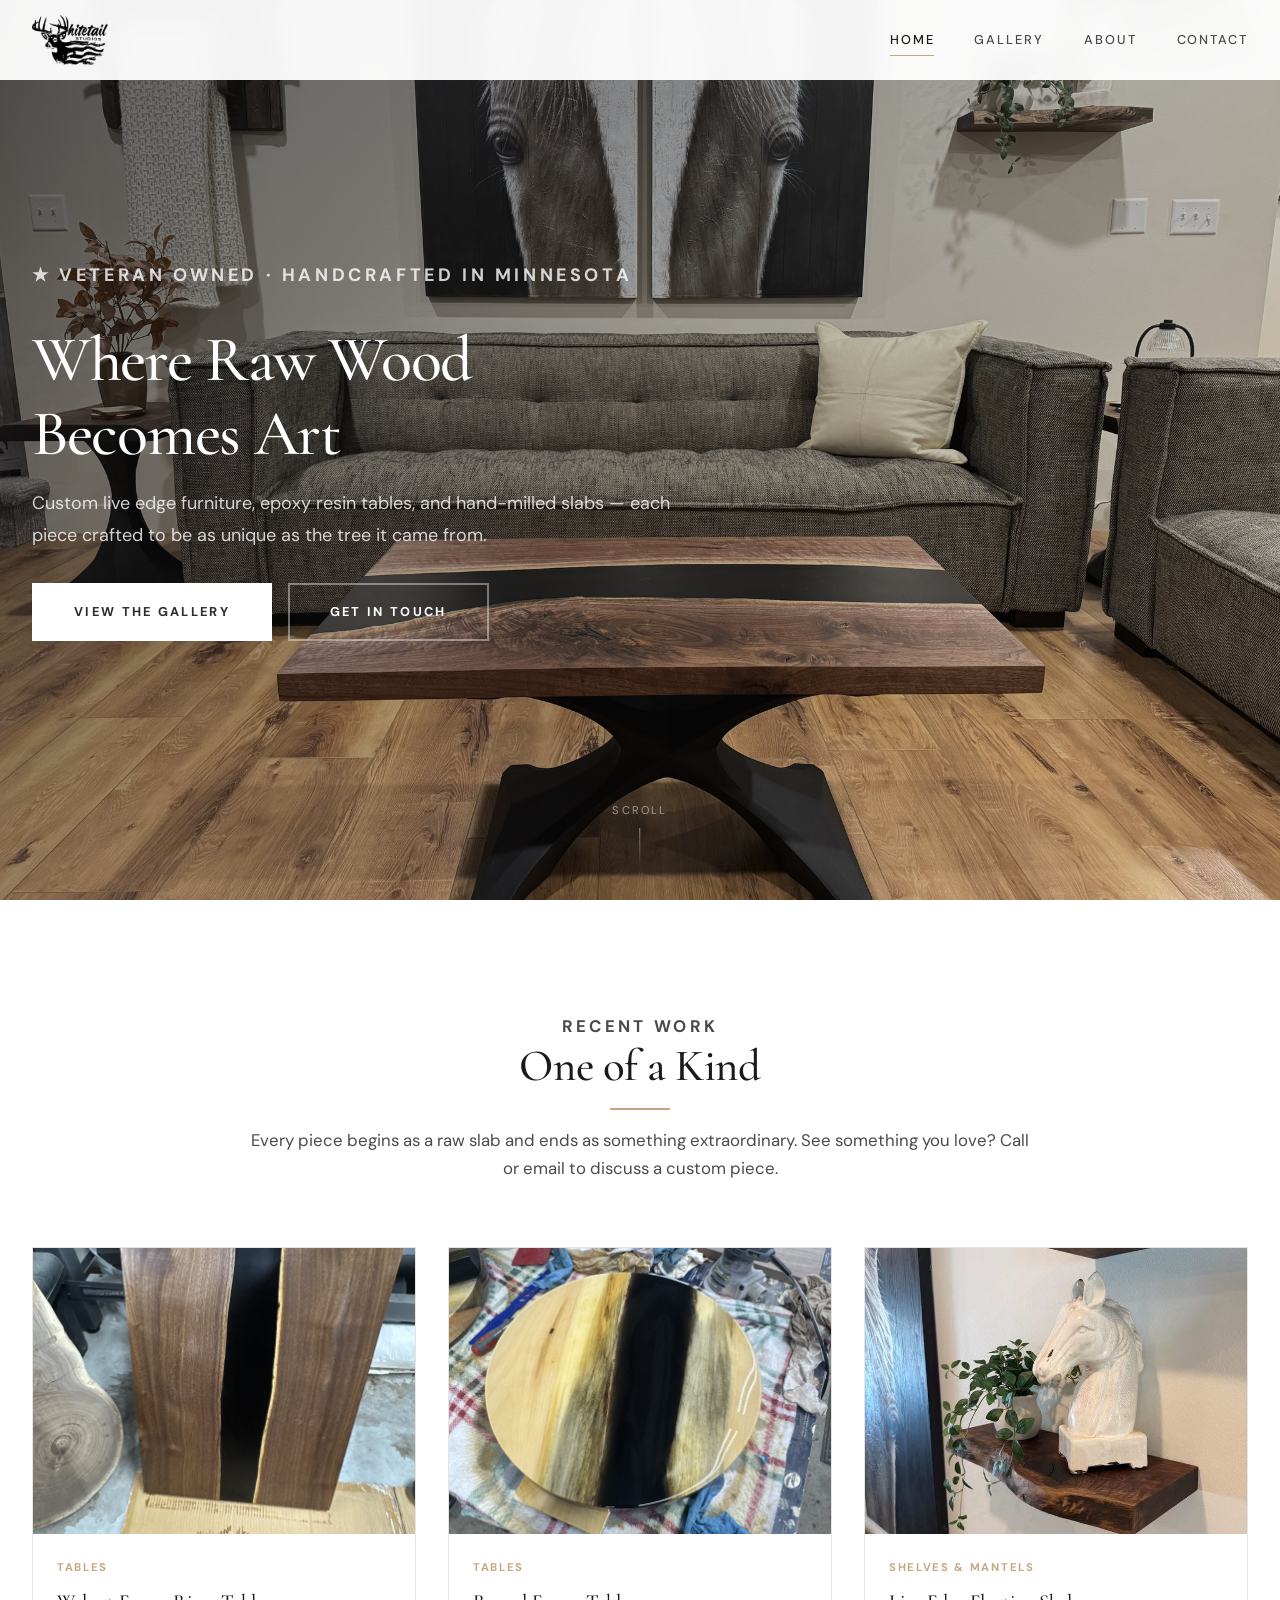
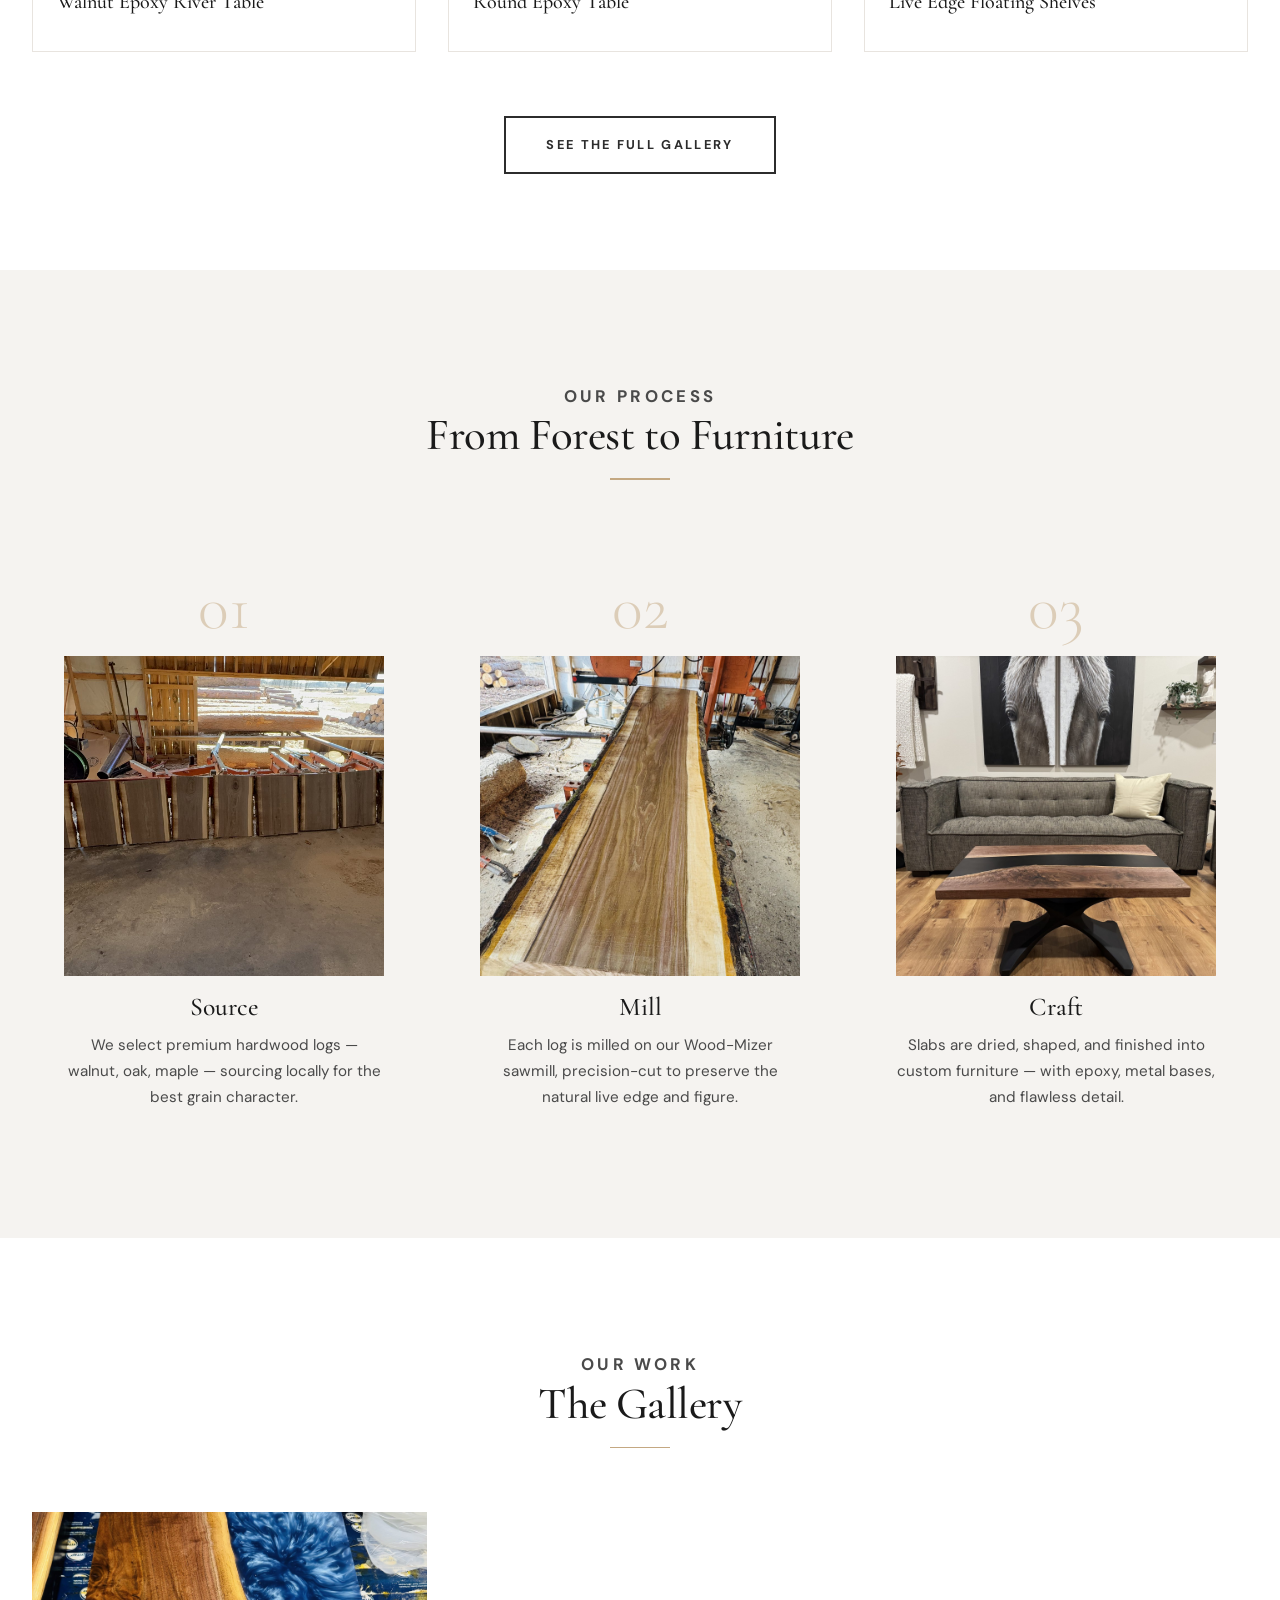
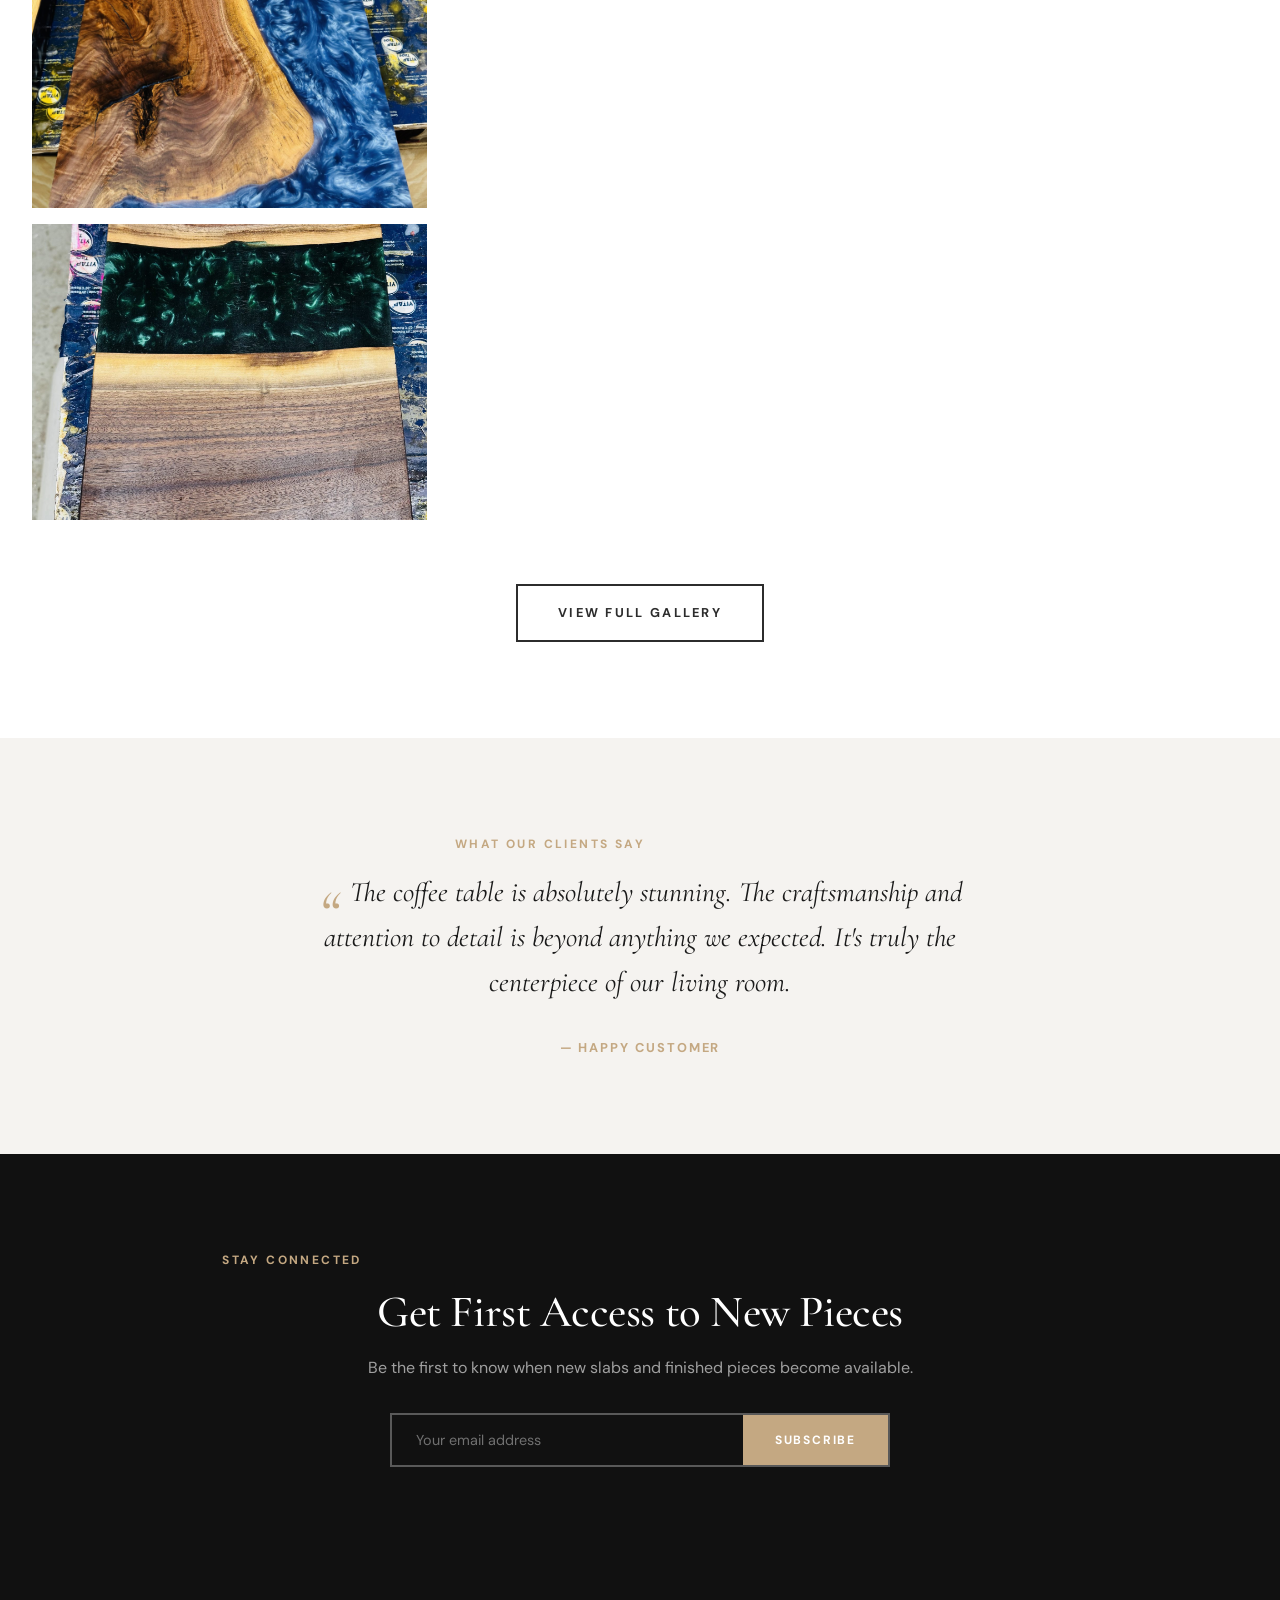
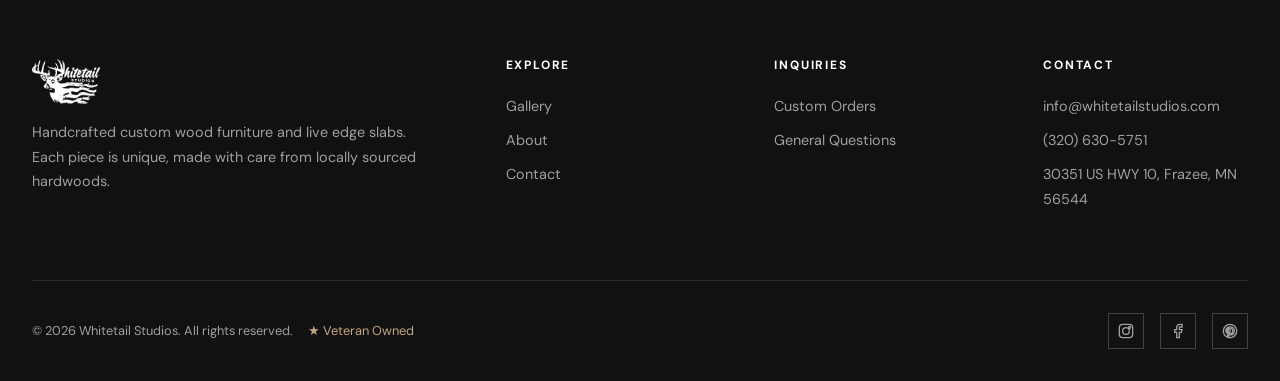
<file: mockups/index.html>
<!DOCTYPE html>
<html lang="en">
<head>
  <meta charset="UTF-8">
  <meta name="viewport" content="width=device-width, initial-scale=1.0">
  <title>Whitetail Studios — Custom Wood Furniture & Live Edge Slabs</title>
  <link rel="stylesheet" href="style.css">
</head>
<body>

  <!-- Header -->
  <header class="header">
    <div class="header__inner">
      <a href="index.html" class="header__logo">
        <img src="img/whitetail-studios-logo.png" alt="Whitetail Studios">
      </a>
      <nav class="header__nav">
        <a href="index.html" class="active">Home</a>
        <a href="gallery.html">Gallery</a>
        <a href="about.html">About</a>
        <a href="contact.html">Contact</a>
      </nav>
      <div class="nav-toggle">
        <span></span>
        <span></span>
        <span></span>
      </div>
    </div>
  </header>

  <!-- Hero -->
  <section class="hero">
    <div class="hero__image">
      <video autoplay muted loop playsinline poster="img/walnut-epoxy-coffee-table-living-room.jpg">
        <source src="img/whitetal studios.mp4" type="video/mp4">
        <img src="img/walnut-epoxy-coffee-table-living-room.jpg" alt="Walnut epoxy coffee table in a modern living room">
      </video>
    </div>
    <div class="container">
      <div class="hero__content">
        <p class="eyebrow">★ Veteran Owned · Handcrafted in Minnesota</p>
        <h1>Where Raw Wood Becomes Art</h1>
        <p>Custom live edge furniture, epoxy resin tables, and hand-milled slabs — each piece crafted to be as unique as the tree it came from.</p>
        <div class="hero__actions">
          <a href="gallery.html" class="btn btn--white">View the Gallery</a>
          <a href="contact.html" class="btn btn--outline" style="border-color: rgba(255,255,255,0.4); color: white;">Get in Touch</a>
        </div>
      </div>
    </div>
    <div class="hero__scroll">
      <span>Scroll</span>
      <div class="hero__scroll-line"></div>
    </div>
  </section>

  <!-- Recent Work -->
  <section class="section">
    <div class="container">
      <div class="section-header reveal">
        <p class="eyebrow">Recent Work</p>
        <h2>One of a Kind</h2>
        <div class="divider"></div>
        <p>Every piece begins as a raw slab and ends as something extraordinary. See something you love? Call or email to discuss a custom piece.</p>
      </div>
      <div class="product-grid">
        <a href="gallery.html" class="product-card reveal reveal-delay-1">
          <div class="product-card__image">
            <img src="img/walnut-epoxy-river-table-black-resin.jpg" alt="Walnut epoxy river table with black resin">
            <div class="product-card__overlay"><span>View Gallery</span></div>
          </div>
          <div class="product-card__info">
            <div class="product-card__category">Tables</div>
            <div class="product-card__title">Walnut Epoxy River Table</div>
          </div>
        </a>
        <a href="gallery.html" class="product-card reveal reveal-delay-2">
          <div class="product-card__image">
            <img src="img/round-wood-epoxy-table-black-resin.jpg" alt="Round wood epoxy table with black resin">
            <div class="product-card__overlay"><span>View Gallery</span></div>
          </div>
          <div class="product-card__info">
            <div class="product-card__category">Tables</div>
            <div class="product-card__title">Round Epoxy Table</div>
          </div>
        </a>
        <a href="gallery.html" class="product-card reveal reveal-delay-3">
          <div class="product-card__image">
            <img src="img/live-edge-floating-wall-shelves.jpg" alt="Live edge floating wall shelves">
            <div class="product-card__overlay"><span>View Gallery</span></div>
          </div>
          <div class="product-card__info">
            <div class="product-card__category">Shelves & Mantels</div>
            <div class="product-card__title">Live Edge Floating Shelves</div>
          </div>
        </a>
      </div>
      <div style="text-align: center; margin-top: var(--space-lg);" class="reveal">
        <a href="gallery.html" class="btn btn--outline">See the Full Gallery</a>
      </div>
    </div>
  </section>

  <!-- Our Process -->
  <section class="section section--alt">
    <div class="container">
      <div class="section-header reveal">
        <p class="eyebrow">Our Process</p>
        <h2>From Forest to Furniture</h2>
        <div class="divider"></div>
      </div>
      <div class="process-grid">
        <div class="process-step reveal reveal-delay-1">
          <div class="process-step__number">01</div>
          <div class="process-step__image">
            <img src="img/hardwood-slab-collection-barn.jpg" alt="Raw wood slab collection in barn">
          </div>
          <h3>Source</h3>
          <p>We select premium hardwood logs — walnut, oak, maple — sourcing locally for the best grain character.</p>
        </div>
        <div class="process-step reveal reveal-delay-2">
          <div class="process-step__number">02</div>
          <div class="process-step__image">
            <img src="img/large-walnut-slab-on-sawmill.jpg" alt="Walnut slab on Wood-Mizer sawmill">
          </div>
          <h3>Mill</h3>
          <p>Each log is milled on our Wood-Mizer sawmill, precision-cut to preserve the natural live edge and figure.</p>
        </div>
        <div class="process-step reveal reveal-delay-3">
          <div class="process-step__number">03</div>
          <div class="process-step__image">
            <img src="img/walnut-epoxy-coffee-table-living-room.jpg" alt="Finished walnut epoxy coffee table">
          </div>
          <h3>Craft</h3>
          <p>Slabs are dried, shaped, and finished into custom furniture — with epoxy, metal bases, and flawless detail.</p>
        </div>
      </div>
    </div>
  </section>

  <!-- Gallery Teaser -->
  <section class="section">
    <div class="container">
      <div class="section-header reveal">
        <p class="eyebrow">Our Work</p>
        <h2>The Gallery</h2>
        <div class="divider"></div>
      </div>
      <div class="gallery-grid--uniform reveal">
        <div class="gallery-item">
          <img src="img/gallery-29.jpg" alt="Blue epoxy river table" loading="lazy" decoding="async">
        </div>
        <div class="gallery-item">
          <img src="img/gallery-05.jpg" alt="Aromatic red cedar dining table" loading="lazy" decoding="async">
        </div>
        <div class="gallery-item">
          <img src="img/gallery-01.jpg" alt="Walnut charcuterie board with forged handles" loading="lazy" decoding="async">
        </div>
        <div class="gallery-item">
          <img src="img/gallery-10.jpg" alt="Serving board with green epoxy" loading="lazy" decoding="async">
        </div>
        <div class="gallery-item">
          <img src="img/gallery-36.jpg" alt="Round epoxy river table top" loading="lazy" decoding="async">
        </div>
        <div class="gallery-item">
          <img src="img/gallery-39.jpg" alt="Serving board with burgundy epoxy" loading="lazy" decoding="async">
        </div>
      </div>
      <div style="text-align: center; margin-top: var(--space-lg);" class="reveal">
        <a href="gallery.html" class="btn btn--outline">View Full Gallery</a>
      </div>
    </div>
  </section>

  <!-- Testimonial -->
  <section class="section section--alt">
    <div class="container">
      <div class="testimonial-slider reveal">
        <p class="eyebrow">What Our Clients Say</p>
        <div class="testimonial__quote">
          The coffee table is absolutely stunning. The craftsmanship and attention to detail is beyond anything we expected. It's truly the centerpiece of our living room.
        </div>
        <div class="testimonial__author">— Happy Customer</div>
      </div>
    </div>
  </section>

  <!-- Newsletter -->
  <section class="section section--dark">
    <div class="container">
      <div class="newsletter reveal">
        <p class="eyebrow">Stay Connected</p>
        <h2>Get First Access to New Pieces</h2>
        <p style="margin: var(--space-sm) auto 0; color: rgba(255,255,255,0.6);">Be the first to know when new slabs and finished pieces become available.</p>
        <form class="newsletter__form">
          <input type="email" placeholder="Your email address" required>
          <button type="submit">Subscribe</button>
        </form>
      </div>
    </div>
  </section>

  <!-- Footer -->
  <footer class="footer">
    <div class="container">
      <div class="footer__grid">
        <div class="footer__brand">
          <img src="img/whitetail-studios-logo.png" alt="Whitetail Studios">
          <p>Handcrafted custom wood furniture and live edge slabs. Each piece is unique, made with care from locally sourced hardwoods.</p>
        </div>
        <div>
          <h4>Explore</h4>
          <div class="footer__links">
            <a href="gallery.html">Gallery</a>
            <a href="about.html">About</a>
            <a href="contact.html">Contact</a>
          </div>
        </div>
        <div>
          <h4>Inquiries</h4>
          <div class="footer__links">
            <a href="contact.html">Custom Orders</a>
            <a href="contact.html">General Questions</a>
          </div>
        </div>
        <div>
          <h4>Contact</h4>
          <div class="footer__links">
            <a href="mailto:info@whitetailstudios.com">info@whitetailstudios.com</a>
            <a href="tel:+13206305751">(320) 630-5751</a>
            <p style="padding: 0.3rem 0; font-size: 0.9rem;">30351 US HWY 10, Frazee, MN 56544</p>
          </div>
        </div>
      </div>
      <div class="footer__bottom">
        <p>&copy; 2026 Whitetail Studios. All rights reserved. <span style="color: var(--muted-tan); margin-left: 0.75rem;">★ Veteran Owned</span></p>
        <div class="footer__social">
          <a href="#" aria-label="Instagram">
            <svg width="16" height="16" viewBox="0 0 24 24" fill="none" stroke="currentColor" stroke-width="2"><rect x="2" y="2" width="20" height="20" rx="5"/><circle cx="12" cy="12" r="5"/><circle cx="17.5" cy="6.5" r="1.5"/></svg>
          </a>
          <a href="#" aria-label="Facebook">
            <svg width="16" height="16" viewBox="0 0 24 24" fill="none" stroke="currentColor" stroke-width="2"><path d="M18 2h-3a5 5 0 0 0-5 5v3H7v4h3v8h4v-8h3l1-4h-4V7a1 1 0 0 1 1-1h3z"/></svg>
          </a>
          <a href="#" aria-label="Pinterest">
            <svg width="16" height="16" viewBox="0 0 24 24" fill="none" stroke="currentColor" stroke-width="2"><path d="M12 2C6.48 2 2 6.48 2 12c0 4.25 2.67 7.9 6.44 9.34-.09-.78-.17-1.99.04-2.84.18-.78 1.17-4.97 1.17-4.97s-.3-.6-.3-1.48c0-1.38.8-2.42 1.8-2.42.85 0 1.26.64 1.26 1.4 0 .85-.54 2.13-.82 3.31-.24.99.5 1.8 1.46 1.8 1.76 0 3.11-1.85 3.11-4.53 0-2.37-1.7-4.02-4.13-4.02-2.82 0-4.47 2.11-4.47 4.3 0 .85.33 1.76.74 2.26.08.1.09.19.07.29-.08.31-.25.99-.28 1.13-.05.18-.15.22-.34.13-1.25-.58-2.03-2.42-2.03-3.89 0-3.16 2.3-6.07 6.63-6.07 3.48 0 6.19 2.48 6.19 5.8 0 3.46-2.18 6.24-5.2 6.24-1.02 0-1.97-.53-2.3-1.15l-.62 2.38c-.23.87-.84 1.96-1.25 2.62.94.29 1.94.45 2.97.45 5.52 0 10-4.48 10-10S17.52 2 12 2z"/></svg>
          </a>
        </div>
      </div>
    </div>
  </footer>

  <script src="script.js"></script>
</body>
</html>
</file>
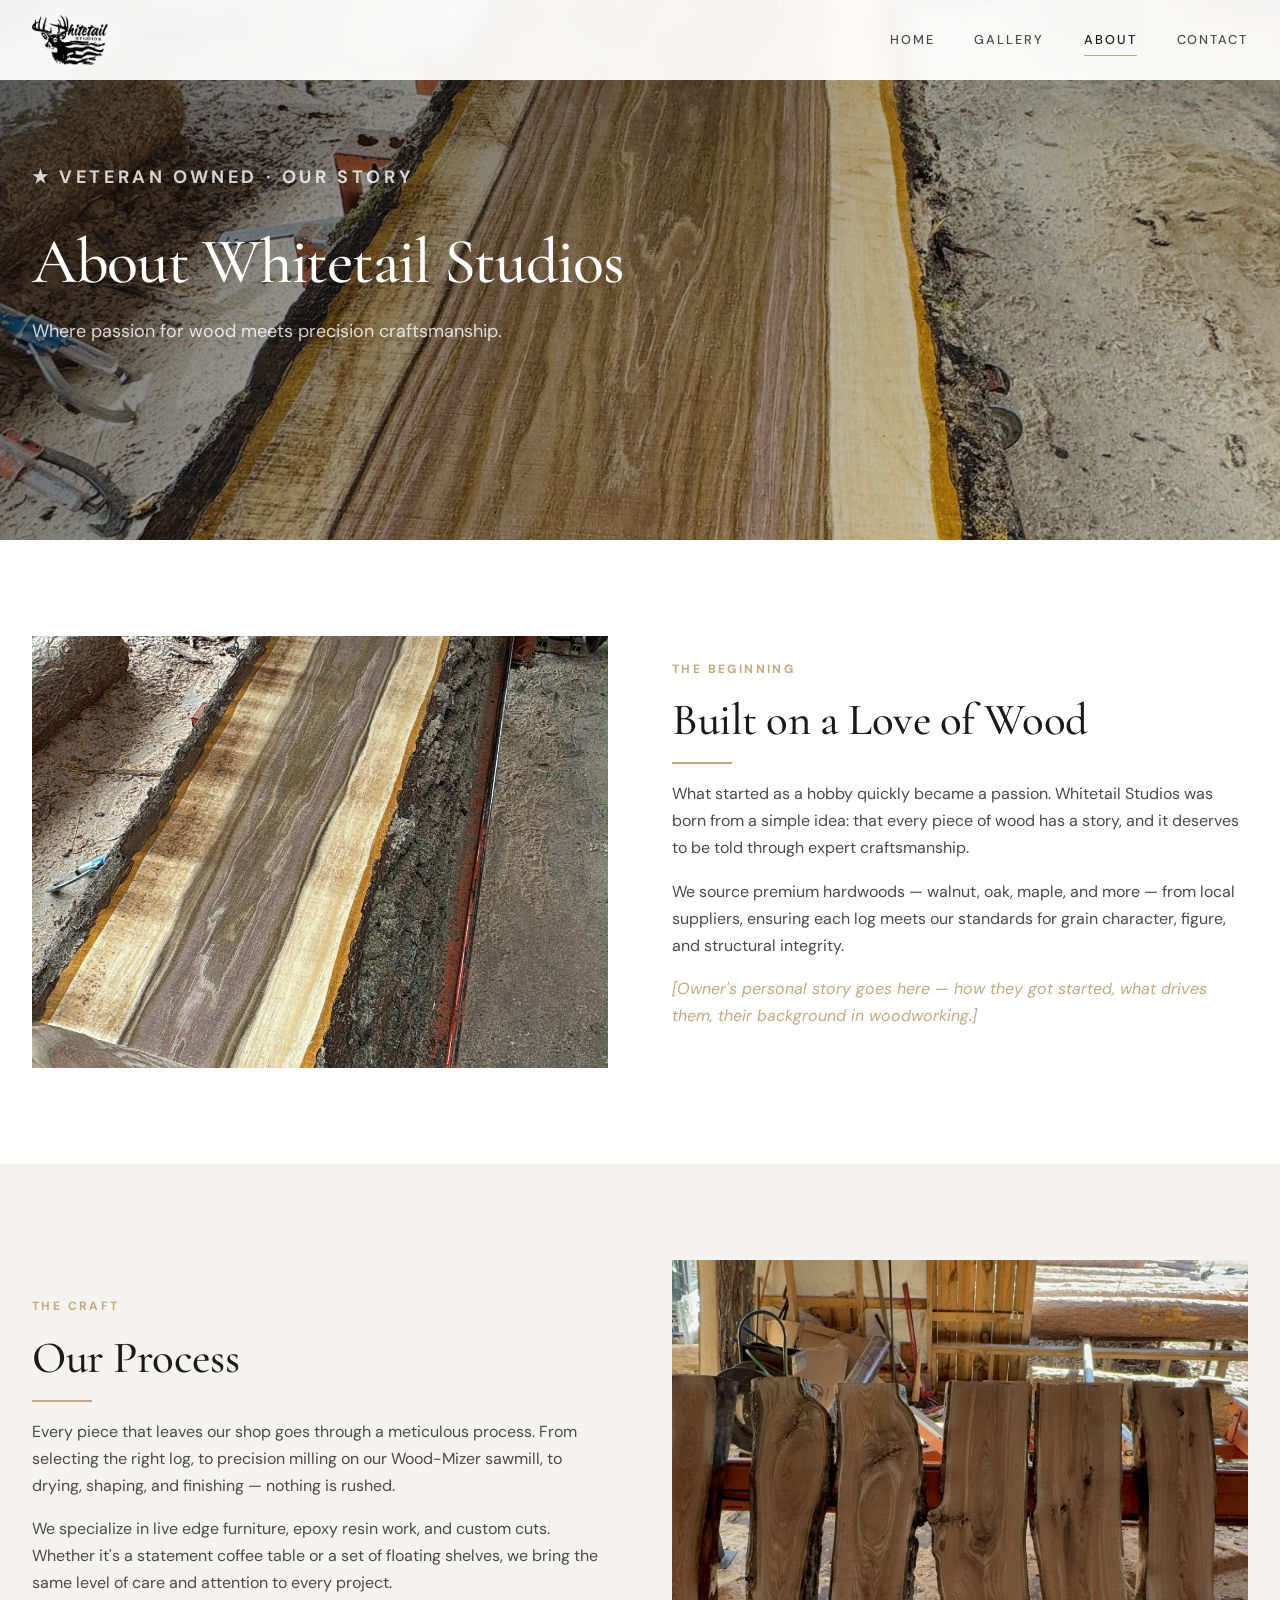
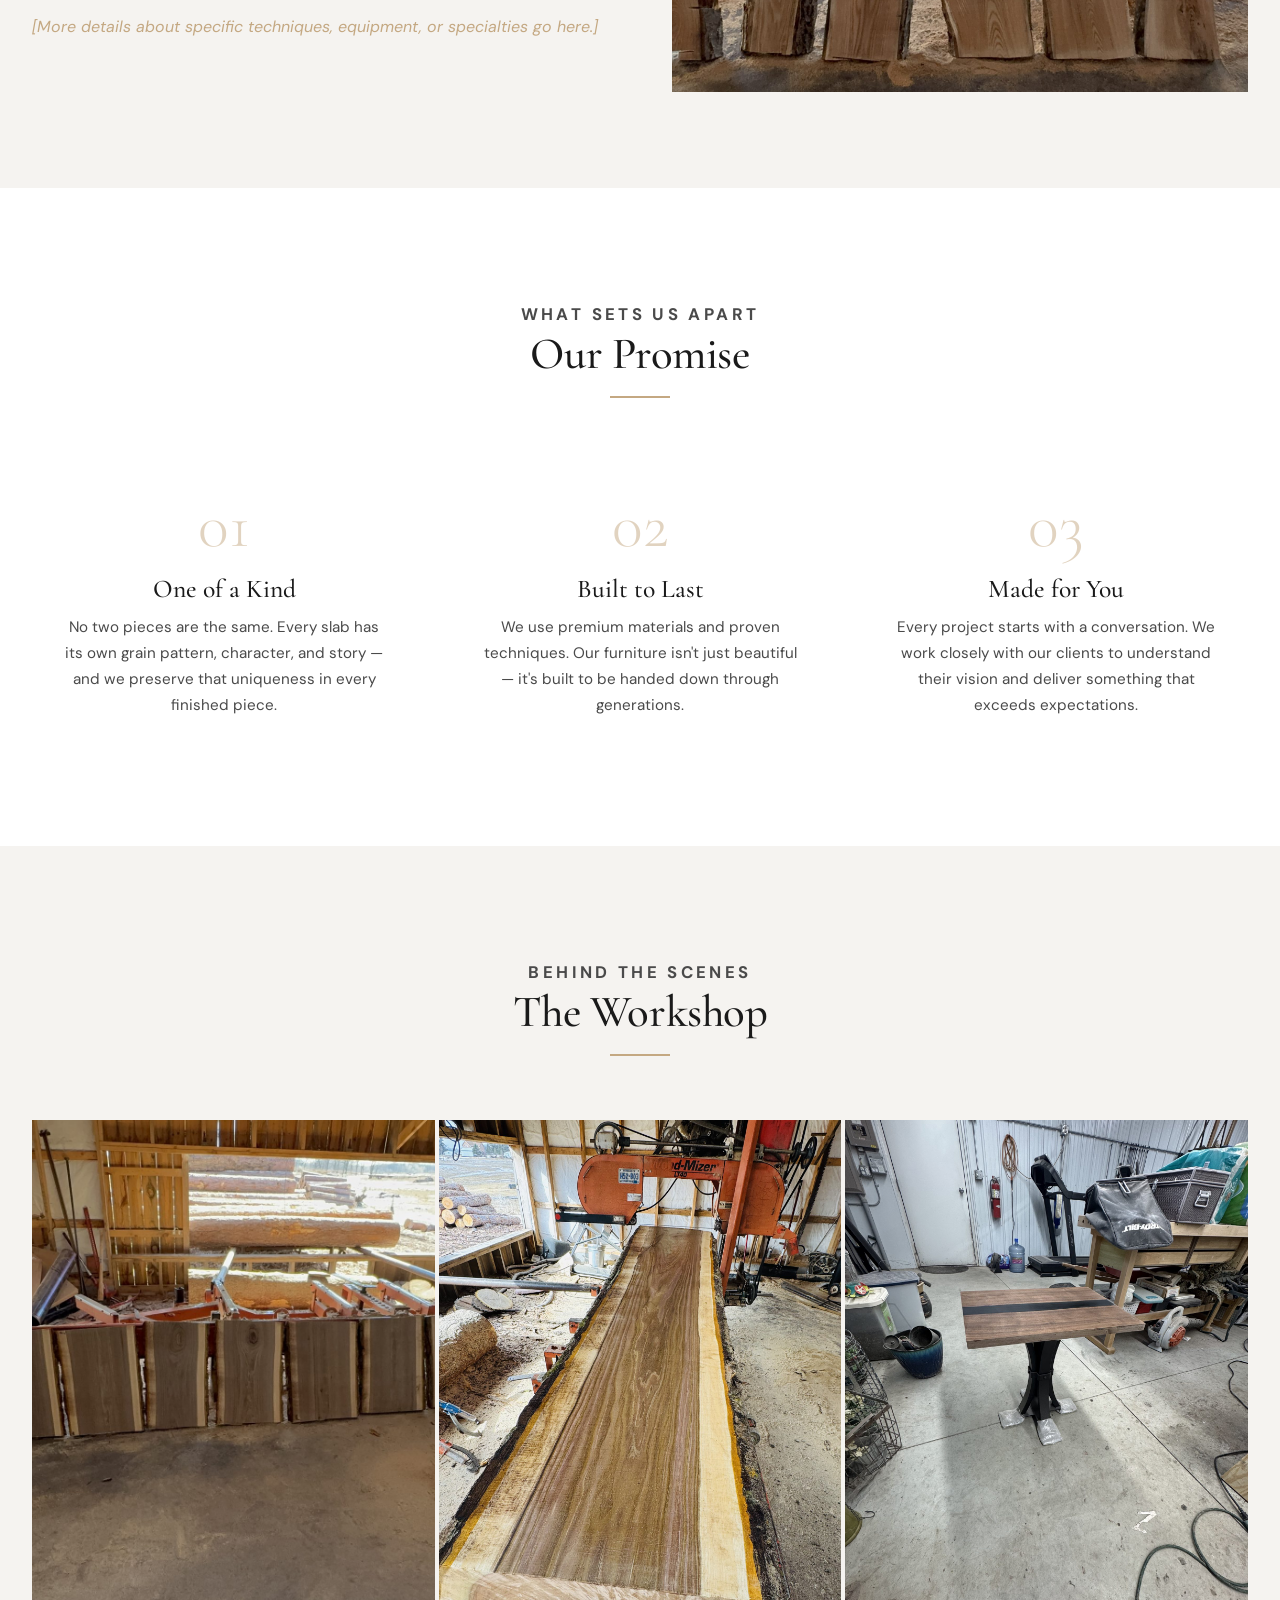
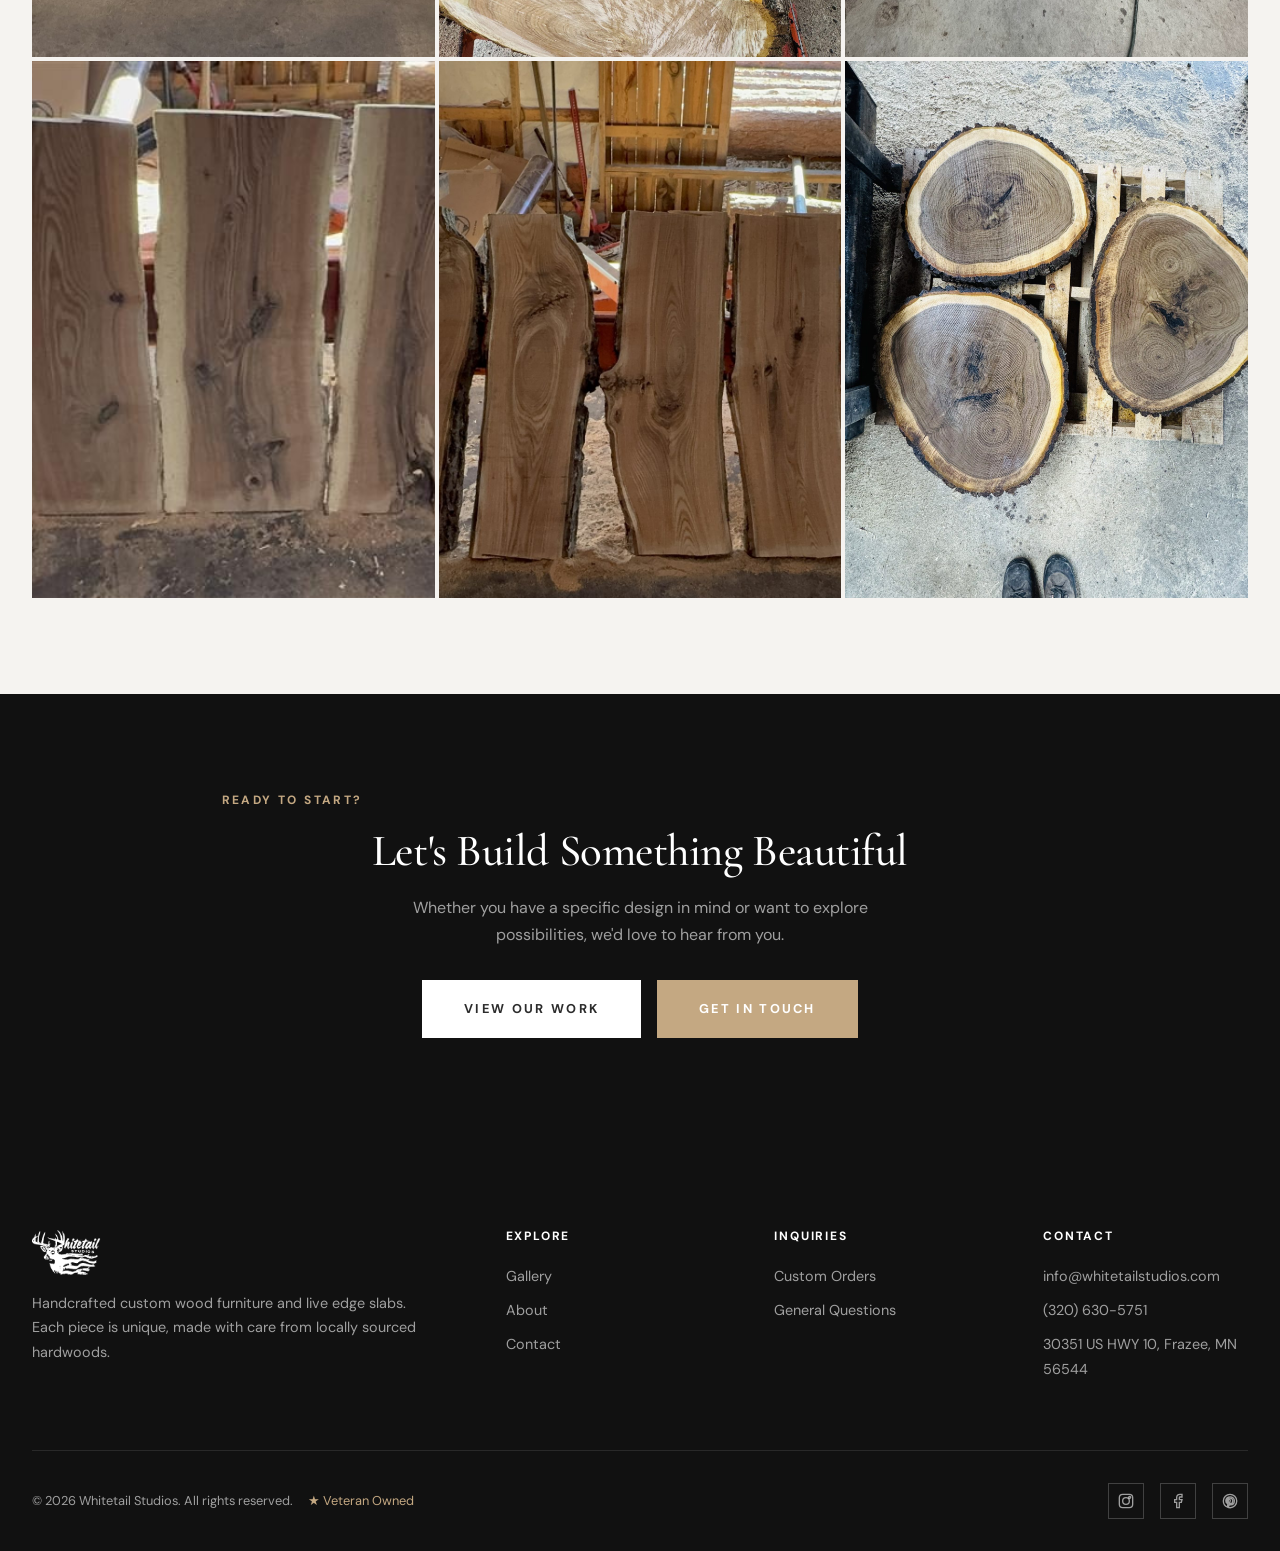
<file: mockups/about.html>
<!DOCTYPE html>
<html lang="en">
<head>
  <meta charset="UTF-8">
  <meta name="viewport" content="width=device-width, initial-scale=1.0">
  <title>About — Whitetail Studios</title>
  <link rel="stylesheet" href="style.css">
</head>
<body>

  <!-- Header -->
  <header class="header">
    <div class="header__inner">
      <a href="index.html" class="header__logo">
        <img src="img/whitetail-studios-logo.png" alt="Whitetail Studios">
      </a>
      <nav class="header__nav">
        <a href="index.html">Home</a>
        <a href="gallery.html">Gallery</a>
        <a href="about.html" class="active">About</a>
        <a href="contact.html">Contact</a>
      </nav>
      <div class="nav-toggle">
        <span></span>
        <span></span>
        <span></span>
      </div>
    </div>
  </header>

  <!-- Page Hero -->
  <section class="hero hero--short">
    <div class="hero__image">
      <img src="img/large-walnut-slab-on-sawmill.jpg" alt="Large walnut slab on Wood-Mizer sawmill">
    </div>
    <div class="container">
      <div class="hero__content">
        <p class="eyebrow">★ Veteran Owned · Our Story</p>
        <h1>About Whitetail Studios</h1>
        <p>Where passion for wood meets precision craftsmanship.</p>
      </div>
    </div>
  </section>

  <!-- Our Story -->
  <section class="section">
    <div class="container">
      <div class="about-content reveal">
        <div class="about-content__image">
          <img src="img/walnut-slab-fresh-cut-sawmill.jpg" alt="Fresh cut walnut slab on sawmill">
        </div>
        <div class="about-content__text">
          <p class="eyebrow">The Beginning</p>
          <h2>Built on a Love of Wood</h2>
          <div class="divider divider--left"></div>
          <p>What started as a hobby quickly became a passion. Whitetail Studios was born from a simple idea: that every piece of wood has a story, and it deserves to be told through expert craftsmanship.</p>
          <p>We source premium hardwoods — walnut, oak, maple, and more — from local suppliers, ensuring each log meets our standards for grain character, figure, and structural integrity.</p>
          <p style="font-style: italic; color: var(--muted-tan); margin-top: var(--space-sm);">[Owner's personal story goes here — how they got started, what drives them, their background in woodworking.]</p>
        </div>
      </div>
    </div>
  </section>

  <!-- Our Process -->
  <section class="section section--alt">
    <div class="container">
      <div class="about-content about-content--reverse reveal">
        <div class="about-content__image">
          <img src="img/raw-cut-hardwood-slabs-workshop.jpg" alt="Raw cut hardwood slabs in workshop">
        </div>
        <div class="about-content__text">
          <p class="eyebrow">The Craft</p>
          <h2>Our Process</h2>
          <div class="divider divider--left"></div>
          <p>Every piece that leaves our shop goes through a meticulous process. From selecting the right log, to precision milling on our Wood-Mizer sawmill, to drying, shaping, and finishing — nothing is rushed.</p>
          <p>We specialize in live edge furniture, epoxy resin work, and custom cuts. Whether it's a statement coffee table or a set of floating shelves, we bring the same level of care and attention to every project.</p>
          <p style="font-style: italic; color: var(--muted-tan); margin-top: var(--space-sm);">[More details about specific techniques, equipment, or specialties go here.]</p>
        </div>
      </div>
    </div>
  </section>

  <!-- Values / What Sets Us Apart -->
  <section class="section">
    <div class="container">
      <div class="section-header reveal">
        <p class="eyebrow">What Sets Us Apart</p>
        <h2>Our Promise</h2>
        <div class="divider"></div>
      </div>
      <div class="process-grid">
        <div class="process-step reveal reveal-delay-1">
          <div class="process-step__number">01</div>
          <h3>One of a Kind</h3>
          <p>No two pieces are the same. Every slab has its own grain pattern, character, and story — and we preserve that uniqueness in every finished piece.</p>
        </div>
        <div class="process-step reveal reveal-delay-2">
          <div class="process-step__number">02</div>
          <h3>Built to Last</h3>
          <p>We use premium materials and proven techniques. Our furniture isn't just beautiful — it's built to be handed down through generations.</p>
        </div>
        <div class="process-step reveal reveal-delay-3">
          <div class="process-step__number">03</div>
          <h3>Made for You</h3>
          <p>Every project starts with a conversation. We work closely with our clients to understand their vision and deliver something that exceeds expectations.</p>
        </div>
      </div>
    </div>
  </section>

  <!-- Workshop Gallery -->
  <section class="section section--alt">
    <div class="container">
      <div class="section-header reveal">
        <p class="eyebrow">Behind the Scenes</p>
        <h2>The Workshop</h2>
        <div class="divider"></div>
      </div>
      <div class="gallery-grid reveal">
        <div class="gallery-item">
          <img src="img/hardwood-slab-collection-barn.jpg" alt="Slab collection in barn">
        </div>
        <div class="gallery-item">
          <img src="img/large-walnut-slab-on-sawmill.jpg" alt="Sawmill in action">
        </div>
        <div class="gallery-item">
          <img src="img/walnut-epoxy-resin-coffee-table-workshop.jpg" alt="Coffee table in workshop">
        </div>
        <div class="gallery-item">
          <img src="img/live-edge-wood-slabs-lineup.jpg" alt="Slabs lineup">
        </div>
        <div class="gallery-item">
          <img src="img/raw-cut-hardwood-slabs-workshop.jpg" alt="Raw slabs">
        </div>
        <div class="gallery-item">
          <img src="img/wood-rounds-cross-cut-tabletops.jpg" alt="Wood rounds">
        </div>
      </div>
    </div>
  </section>

  <!-- CTA -->
  <section class="section section--dark">
    <div class="container" style="text-align: center;">
      <div class="reveal">
        <p class="eyebrow">Ready to Start?</p>
        <h2>Let's Build Something Beautiful</h2>
        <p style="margin: var(--space-sm) auto var(--space-md); color: rgba(255,255,255,0.6); max-width: 500px;">Whether you have a specific design in mind or want to explore possibilities, we'd love to hear from you.</p>
        <div style="display: flex; gap: 1rem; justify-content: center; flex-wrap: wrap;">
          <a href="gallery.html" class="btn btn--white">View Our Work</a>
          <a href="contact.html" class="btn btn--tan">Get in Touch</a>
        </div>
      </div>
    </div>
  </section>

  <!-- Footer -->
  <footer class="footer">
    <div class="container">
      <div class="footer__grid">
        <div class="footer__brand">
          <img src="img/whitetail-studios-logo.png" alt="Whitetail Studios">
          <p>Handcrafted custom wood furniture and live edge slabs. Each piece is unique, made with care from locally sourced hardwoods.</p>
        </div>
        <div>
          <h4>Explore</h4>
          <div class="footer__links">
            <a href="gallery.html">Gallery</a>
            <a href="about.html">About</a>
            <a href="contact.html">Contact</a>
          </div>
        </div>
        <div>
          <h4>Inquiries</h4>
          <div class="footer__links">
            <a href="contact.html">Custom Orders</a>
            <a href="contact.html">General Questions</a>
          </div>
        </div>
        <div>
          <h4>Contact</h4>
          <div class="footer__links">
            <a href="mailto:info@whitetailstudios.com">info@whitetailstudios.com</a>
            <a href="tel:+13206305751">(320) 630-5751</a>
            <p style="padding: 0.3rem 0; font-size: 0.9rem;">30351 US HWY 10, Frazee, MN 56544</p>
          </div>
        </div>
      </div>
      <div class="footer__bottom">
        <p>&copy; 2026 Whitetail Studios. All rights reserved. <span style="color: var(--muted-tan); margin-left: 0.75rem;">★ Veteran Owned</span></p>
        <div class="footer__social">
          <a href="#" aria-label="Instagram">
            <svg width="16" height="16" viewBox="0 0 24 24" fill="none" stroke="currentColor" stroke-width="2"><rect x="2" y="2" width="20" height="20" rx="5"/><circle cx="12" cy="12" r="5"/><circle cx="17.5" cy="6.5" r="1.5"/></svg>
          </a>
          <a href="#" aria-label="Facebook">
            <svg width="16" height="16" viewBox="0 0 24 24" fill="none" stroke="currentColor" stroke-width="2"><path d="M18 2h-3a5 5 0 0 0-5 5v3H7v4h3v8h4v-8h3l1-4h-4V7a1 1 0 0 1 1-1h3z"/></svg>
          </a>
          <a href="#" aria-label="Pinterest">
            <svg width="16" height="16" viewBox="0 0 24 24" fill="none" stroke="currentColor" stroke-width="2"><path d="M12 2C6.48 2 2 6.48 2 12c0 4.25 2.67 7.9 6.44 9.34-.09-.78-.17-1.99.04-2.84.18-.78 1.17-4.97 1.17-4.97s-.3-.6-.3-1.48c0-1.38.8-2.42 1.8-2.42.85 0 1.26.64 1.26 1.4 0 .85-.54 2.13-.82 3.31-.24.99.5 1.8 1.46 1.8 1.76 0 3.11-1.85 3.11-4.53 0-2.37-1.7-4.02-4.13-4.02-2.82 0-4.47 2.11-4.47 4.3 0 .85.33 1.76.74 2.26.08.1.09.19.07.29-.08.31-.25.99-.28 1.13-.05.18-.15.22-.34.13-1.25-.58-2.03-2.42-2.03-3.89 0-3.16 2.3-6.07 6.63-6.07 3.48 0 6.19 2.48 6.19 5.8 0 3.46-2.18 6.24-5.2 6.24-1.02 0-1.97-.53-2.3-1.15l-.62 2.38c-.23.87-.84 1.96-1.25 2.62.94.29 1.94.45 2.97.45 5.52 0 10-4.48 10-10S17.52 2 12 2z"/></svg>
          </a>
        </div>
      </div>
    </div>
  </footer>

  <script src="script.js"></script>
</body>
</html>
</file>
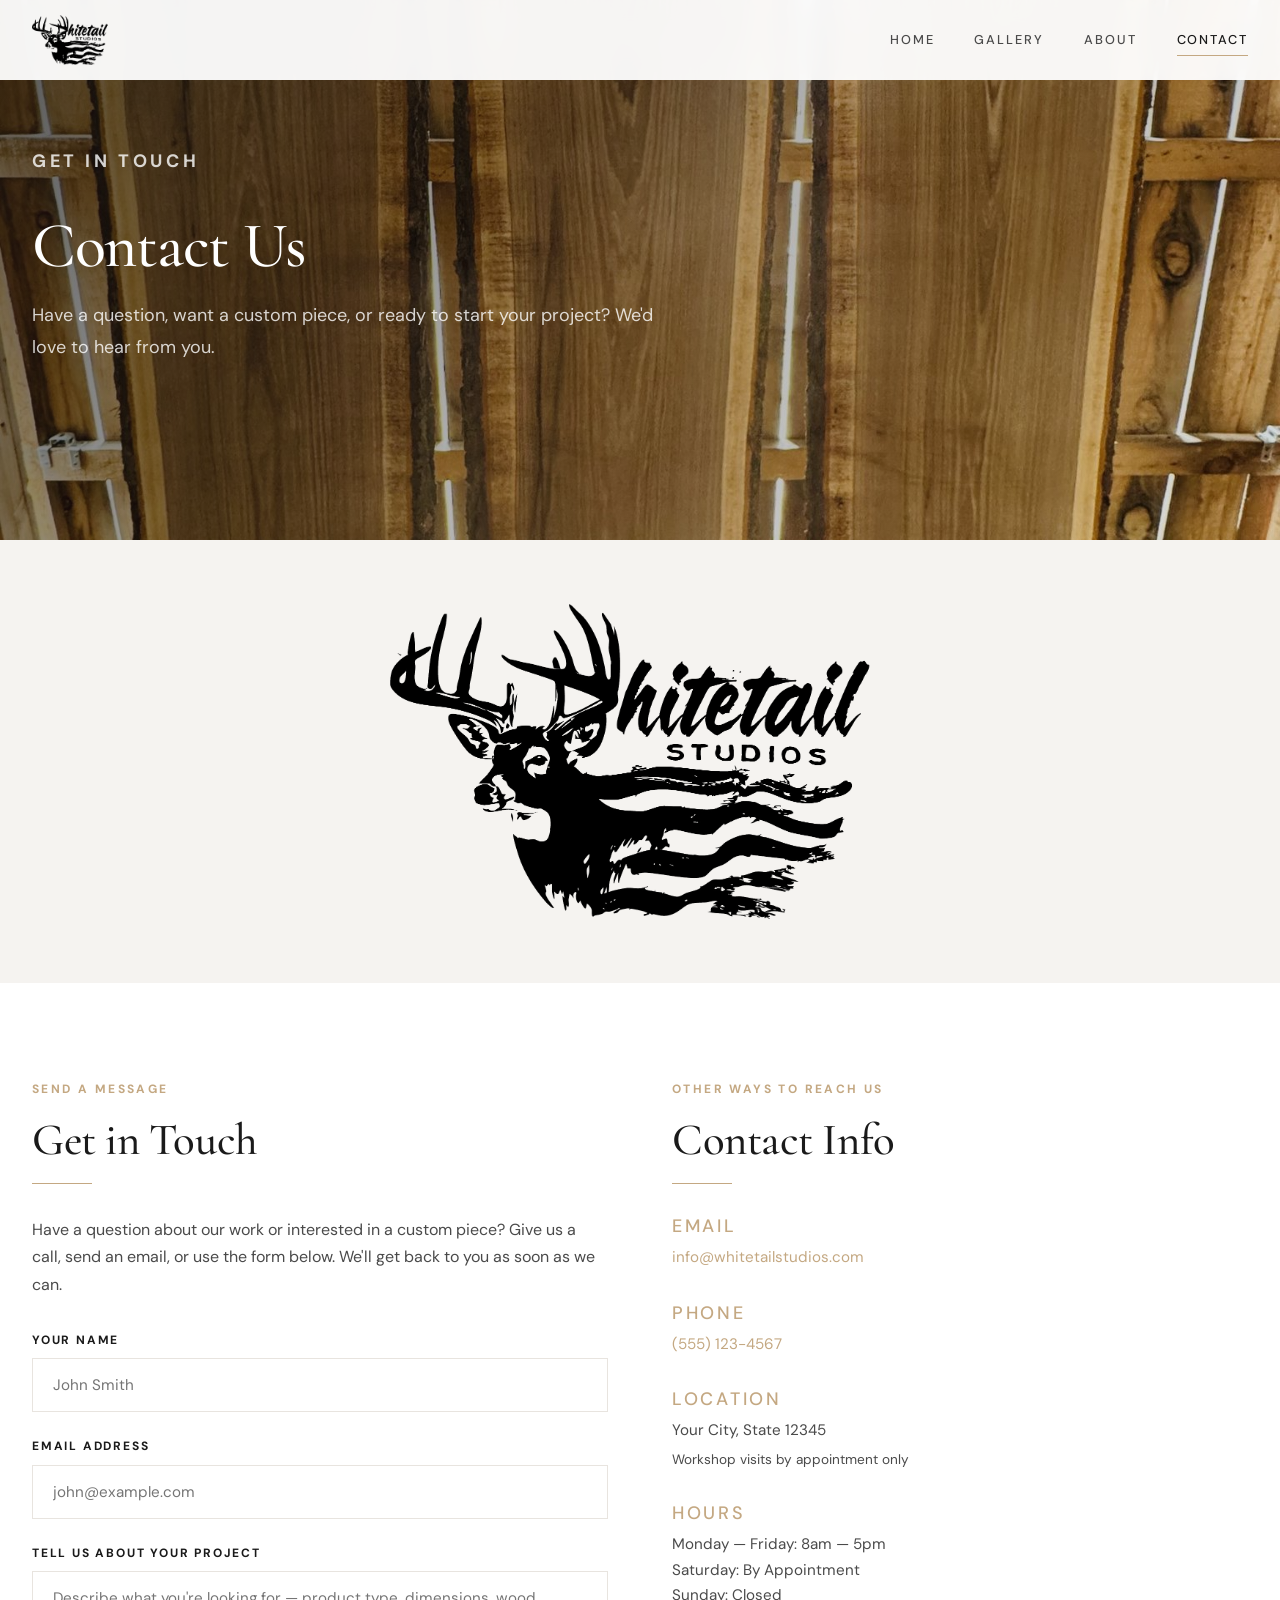
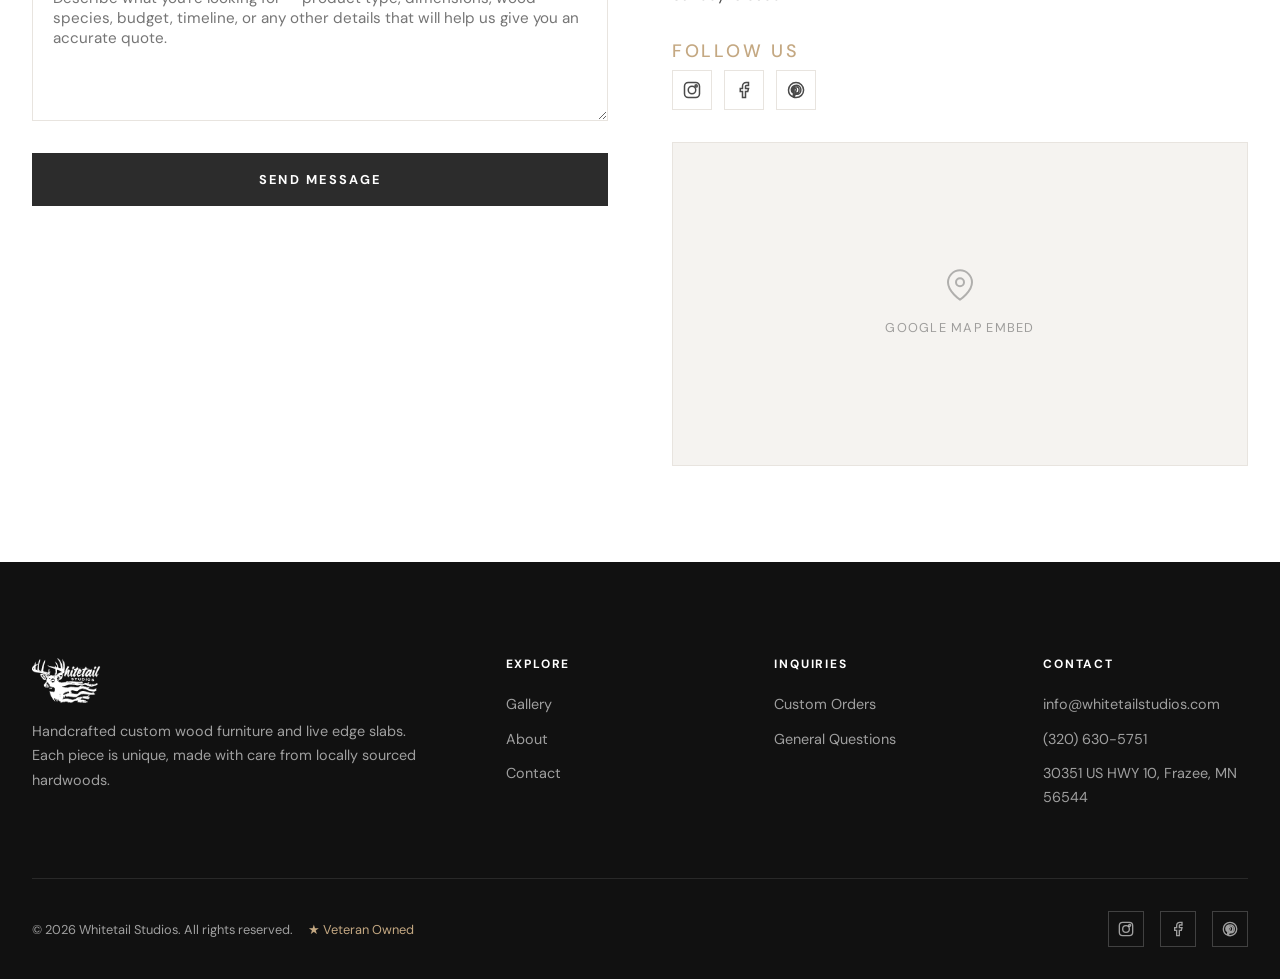
<file: mockups/contact.html>
<!DOCTYPE html>
<html lang="en">
<head>
  <meta charset="UTF-8">
  <meta name="viewport" content="width=device-width, initial-scale=1.0">
  <title>Contact & Custom Orders — Whitetail Studios</title>
  <link rel="stylesheet" href="style.css">
</head>
<body>

  <!-- Header -->
  <header class="header">
    <div class="header__inner">
      <a href="index.html" class="header__logo">
        <img src="img/whitetail-studios-logo.png" alt="Whitetail Studios">
      </a>
      <nav class="header__nav">
        <a href="index.html">Home</a>
        <a href="gallery.html">Gallery</a>
        <a href="about.html">About</a>
        <a href="contact.html" class="active">Contact</a>
      </nav>
      <div class="nav-toggle">
        <span></span>
        <span></span>
        <span></span>
      </div>
    </div>
  </header>

  <!-- Page Hero -->
  <section class="hero hero--short">
    <div class="hero__image">
      <img src="img/walnut-live-edge-slabs-matched-set.jpg" alt="Walnut live edge slabs matched set">
    </div>
    <div class="container">
      <div class="hero__content">
        <p class="eyebrow">Get in Touch</p>
        <h1>Contact Us</h1>
        <p>Have a question, want a custom piece, or ready to start your project? We'd love to hear from you.</p>
      </div>
    </div>
  </section>

  <!-- Logo Banner -->
  <section style="padding: var(--space-lg) 0; text-align: center; background: var(--warm-grey);">
    <div class="container reveal">
      <img src="img/whitetail-studios-logo-large.png" alt="Whitetail Studios" style="max-width: 500px; width: 80%; margin: 0 auto;">
    </div>
  </section>

  <!-- Contact Section -->
  <section class="section">
    <div class="container">
      <div class="contact-grid">
        <!-- Form -->
        <div class="reveal">
          <p class="eyebrow">Send a Message</p>
          <h2 style="margin-bottom: var(--space-sm);">Get in Touch</h2>
          <div class="divider divider--left" style="margin-bottom: var(--space-md);"></div>
          <p style="margin-bottom: var(--space-md);">Have a question about our work or interested in a custom piece? Give us a call, send an email, or use the form below. We'll get back to you as soon as we can.</p>

          <form class="quote-form">
            <div class="form-group">
              <label for="name">Your Name</label>
              <input type="text" id="name" name="name" placeholder="John Smith" required>
            </div>
            <div class="form-group">
              <label for="email">Email Address</label>
              <input type="email" id="email" name="email" placeholder="john@example.com" required>
            </div>
            <div class="form-group">
              <label for="message">Tell Us About Your Project</label>
              <textarea id="message" name="message" placeholder="Describe what you're looking for — product type, dimensions, wood species, budget, timeline, or any other details that will help us give you an accurate quote." required></textarea>
            </div>
            <button type="submit" class="btn btn--primary" style="width: 100%; justify-content: center;">Send Message</button>
          </form>
        </div>

        <!-- Contact Info -->
        <div class="reveal reveal-delay-2">
          <p class="eyebrow">Other Ways to Reach Us</p>
          <h2 style="margin-bottom: var(--space-sm);">Contact Info</h2>
          <div class="divider divider--left" style="margin-bottom: var(--space-md);"></div>

          <div class="contact-info__item">
            <h4>Email</h4>
            <p><a href="mailto:info@whitetailstudios.com" style="color: var(--muted-tan);">info@whitetailstudios.com</a></p>
          </div>

          <div class="contact-info__item">
            <h4>Phone</h4>
            <p><a href="tel:+15551234567" style="color: var(--muted-tan);">(555) 123-4567</a></p>
          </div>

          <div class="contact-info__item">
            <h4>Location</h4>
            <p>Your City, State 12345</p>
            <p style="font-size: 0.85rem; color: var(--body-text); margin-top: 0.25rem;">Workshop visits by appointment only</p>
          </div>

          <div class="contact-info__item">
            <h4>Hours</h4>
            <p>Monday — Friday: 8am — 5pm</p>
            <p>Saturday: By Appointment</p>
            <p>Sunday: Closed</p>
          </div>

          <div class="contact-info__item">
            <h4>Follow Us</h4>
            <div style="display: flex; gap: 0.75rem; margin-top: 0.5rem;">
              <a href="#" style="width: 40px; height: 40px; display: flex; align-items: center; justify-content: center; border: 1.5px solid var(--light-border); color: var(--body-text); transition: all 0.3s ease;" onmouseover="this.style.borderColor='var(--muted-tan)'; this.style.color='var(--muted-tan)';" onmouseout="this.style.borderColor='var(--light-border)'; this.style.color='var(--body-text)';" aria-label="Instagram">
                <svg width="18" height="18" viewBox="0 0 24 24" fill="none" stroke="currentColor" stroke-width="2"><rect x="2" y="2" width="20" height="20" rx="5"/><circle cx="12" cy="12" r="5"/><circle cx="17.5" cy="6.5" r="1.5"/></svg>
              </a>
              <a href="#" style="width: 40px; height: 40px; display: flex; align-items: center; justify-content: center; border: 1.5px solid var(--light-border); color: var(--body-text); transition: all 0.3s ease;" onmouseover="this.style.borderColor='var(--muted-tan)'; this.style.color='var(--muted-tan)';" onmouseout="this.style.borderColor='var(--light-border)'; this.style.color='var(--body-text)';" aria-label="Facebook">
                <svg width="18" height="18" viewBox="0 0 24 24" fill="none" stroke="currentColor" stroke-width="2"><path d="M18 2h-3a5 5 0 0 0-5 5v3H7v4h3v8h4v-8h3l1-4h-4V7a1 1 0 0 1 1-1h3z"/></svg>
              </a>
              <a href="#" style="width: 40px; height: 40px; display: flex; align-items: center; justify-content: center; border: 1.5px solid var(--light-border); color: var(--body-text); transition: all 0.3s ease;" onmouseover="this.style.borderColor='var(--muted-tan)'; this.style.color='var(--muted-tan)';" onmouseout="this.style.borderColor='var(--light-border)'; this.style.color='var(--body-text)';" aria-label="Pinterest">
                <svg width="18" height="18" viewBox="0 0 24 24" fill="none" stroke="currentColor" stroke-width="2"><path d="M12 2C6.48 2 2 6.48 2 12c0 4.25 2.67 7.9 6.44 9.34-.09-.78-.17-1.99.04-2.84.18-.78 1.17-4.97 1.17-4.97s-.3-.6-.3-1.48c0-1.38.8-2.42 1.8-2.42.85 0 1.26.64 1.26 1.4 0 .85-.54 2.13-.82 3.31-.24.99.5 1.8 1.46 1.8 1.76 0 3.11-1.85 3.11-4.53 0-2.37-1.7-4.02-4.13-4.02-2.82 0-4.47 2.11-4.47 4.3 0 .85.33 1.76.74 2.26.08.1.09.19.07.29-.08.31-.25.99-.28 1.13-.05.18-.15.22-.34.13-1.25-.58-2.03-2.42-2.03-3.89 0-3.16 2.3-6.07 6.63-6.07 3.48 0 6.19 2.48 6.19 5.8 0 3.46-2.18 6.24-5.2 6.24-1.02 0-1.97-.53-2.3-1.15l-.62 2.38c-.23.87-.84 1.96-1.25 2.62.94.29 1.94.45 2.97.45 5.52 0 10-4.48 10-10S17.52 2 12 2z"/></svg>
              </a>
            </div>
          </div>

          <!-- Map placeholder -->
          <div style="margin-top: var(--space-md); background: var(--warm-grey); aspect-ratio: 16/9; display: flex; align-items: center; justify-content: center; border: 1.5px solid var(--light-border);">
            <div style="text-align: center; color: var(--body-text);">
              <svg width="32" height="32" viewBox="0 0 24 24" fill="none" stroke="currentColor" stroke-width="1.5" style="margin-bottom: 0.5rem; opacity: 0.4;"><path d="M21 10c0 7-9 13-9 13s-9-6-9-13a9 9 0 0 1 18 0z"/><circle cx="12" cy="10" r="3"/></svg>
              <p style="font-size: 0.8rem; opacity: 0.5; text-transform: uppercase; letter-spacing: 0.1em;">Google Map Embed</p>
            </div>
          </div>
        </div>
      </div>
    </div>
  </section>

  <!-- Footer -->
  <footer class="footer">
    <div class="container">
      <div class="footer__grid">
        <div class="footer__brand">
          <img src="img/whitetail-studios-logo.png" alt="Whitetail Studios">
          <p>Handcrafted custom wood furniture and live edge slabs. Each piece is unique, made with care from locally sourced hardwoods.</p>
        </div>
        <div>
          <h4>Explore</h4>
          <div class="footer__links">
            <a href="gallery.html">Gallery</a>
            <a href="about.html">About</a>
            <a href="contact.html">Contact</a>
          </div>
        </div>
        <div>
          <h4>Inquiries</h4>
          <div class="footer__links">
            <a href="contact.html">Custom Orders</a>
            <a href="contact.html">General Questions</a>
          </div>
        </div>
        <div>
          <h4>Contact</h4>
          <div class="footer__links">
            <a href="mailto:info@whitetailstudios.com">info@whitetailstudios.com</a>
            <a href="tel:+13206305751">(320) 630-5751</a>
            <p style="padding: 0.3rem 0; font-size: 0.9rem;">30351 US HWY 10, Frazee, MN 56544</p>
          </div>
        </div>
      </div>
      <div class="footer__bottom">
        <p>&copy; 2026 Whitetail Studios. All rights reserved. <span style="color: var(--muted-tan); margin-left: 0.75rem;">★ Veteran Owned</span></p>
        <div class="footer__social">
          <a href="#" aria-label="Instagram">
            <svg width="16" height="16" viewBox="0 0 24 24" fill="none" stroke="currentColor" stroke-width="2"><rect x="2" y="2" width="20" height="20" rx="5"/><circle cx="12" cy="12" r="5"/><circle cx="17.5" cy="6.5" r="1.5"/></svg>
          </a>
          <a href="#" aria-label="Facebook">
            <svg width="16" height="16" viewBox="0 0 24 24" fill="none" stroke="currentColor" stroke-width="2"><path d="M18 2h-3a5 5 0 0 0-5 5v3H7v4h3v8h4v-8h3l1-4h-4V7a1 1 0 0 1 1-1h3z"/></svg>
          </a>
          <a href="#" aria-label="Pinterest">
            <svg width="16" height="16" viewBox="0 0 24 24" fill="none" stroke="currentColor" stroke-width="2"><path d="M12 2C6.48 2 2 6.48 2 12c0 4.25 2.67 7.9 6.44 9.34-.09-.78-.17-1.99.04-2.84.18-.78 1.17-4.97 1.17-4.97s-.3-.6-.3-1.48c0-1.38.8-2.42 1.8-2.42.85 0 1.26.64 1.26 1.4 0 .85-.54 2.13-.82 3.31-.24.99.5 1.8 1.46 1.8 1.76 0 3.11-1.85 3.11-4.53 0-2.37-1.7-4.02-4.13-4.02-2.82 0-4.47 2.11-4.47 4.3 0 .85.33 1.76.74 2.26.08.1.09.19.07.29-.08.31-.25.99-.28 1.13-.05.18-.15.22-.34.13-1.25-.58-2.03-2.42-2.03-3.89 0-3.16 2.3-6.07 6.63-6.07 3.48 0 6.19 2.48 6.19 5.8 0 3.46-2.18 6.24-5.2 6.24-1.02 0-1.97-.53-2.3-1.15l-.62 2.38c-.23.87-.84 1.96-1.25 2.62.94.29 1.94.45 2.97.45 5.52 0 10-4.48 10-10S17.52 2 12 2z"/></svg>
          </a>
        </div>
      </div>
    </div>
  </footer>

  <script src="script.js"></script>
</body>
</html>
</file>
<file: mockups/style.css>
/* ============================================
   WHITETAIL STUDIOS — Design System
   Aesthetic: Refined Craftsman Minimal
   ============================================ */

/* --- Google Fonts --- */
@import url('https://fonts.googleapis.com/css2?family=Cormorant+Garamond:ital,wght@0,400;0,500;0,600;0,700;1,400&family=DM+Sans:ital,wght@0,400;0,500;0,700;1,400&display=swap');

/* --- CSS Variables --- */
:root {
  /* Colors */
  --white: #FFFFFF;
  --off-white: #FAFAF8;
  --warm-grey: #F5F3F0;
  --light-border: #E8E4DF;
  --muted-tan: #C4A882;
  --tan-hover: #B09570;
  --body-text: #4A4A4A;
  --heading-text: #1A1A1A;
  --charcoal: #2C2C2C;
  --deep-black: #111111;

  /* Typography */
  --font-display: 'Cormorant Garamond', 'Georgia', serif;
  --font-body: 'DM Sans', 'Helvetica Neue', sans-serif;

  /* Spacing */
  --space-xs: 0.5rem;
  --space-sm: 1rem;
  --space-md: 2rem;
  --space-lg: 4rem;
  --space-xl: 6rem;
  --space-2xl: 8rem;

  /* Layout */
  --max-width: 1280px;
  --header-height: 80px;

  /* Transitions */
  --ease-out: cubic-bezier(0.22, 1, 0.36, 1);
  --ease-in-out: cubic-bezier(0.65, 0, 0.35, 1);
}

/* --- Reset & Base --- */
*, *::before, *::after {
  margin: 0;
  padding: 0;
  box-sizing: border-box;
}

html {
  font-size: 16px;
  scroll-behavior: smooth;
  -webkit-font-smoothing: antialiased;
  -moz-osx-font-smoothing: grayscale;
}

body {
  font-family: var(--font-body);
  color: var(--body-text);
  background: var(--white);
  line-height: 1.7;
  overflow-x: hidden;
}

img {
  max-width: 100%;
  height: auto;
  display: block;
}

a {
  color: inherit;
  text-decoration: none;
}

ul, ol {
  list-style: none;
}

button, input, textarea, select {
  font-family: inherit;
  font-size: inherit;
  border: none;
  outline: none;
  background: none;
}

/* --- Typography --- */
h1, h2, h3, h4, h5 {
  font-family: var(--font-display);
  color: var(--heading-text);
  font-weight: 500;
  line-height: 1.15;
}

h1 {
  font-size: clamp(2.5rem, 5vw, 4.5rem);
  letter-spacing: -0.02em;
}

h2 {
  font-size: clamp(1.8rem, 3.5vw, 3rem);
  letter-spacing: -0.01em;
}

h3 {
  font-size: clamp(1.3rem, 2vw, 1.75rem);
}

h4 {
  font-size: 1.125rem;
  font-family: var(--font-body);
  font-weight: 500;
  text-transform: uppercase;
  letter-spacing: 0.15em;
  color: var(--muted-tan);
}

p {
  max-width: 65ch;
}

.eyebrow {
  font-family: var(--font-body);
  font-size: 0.75rem;
  font-weight: 700;
  text-transform: uppercase;
  letter-spacing: 0.2em;
  color: var(--muted-tan);
  margin-bottom: var(--space-sm);
}

/* --- Layout --- */
.container {
  width: 100%;
  max-width: var(--max-width);
  margin: 0 auto;
  padding: 0 var(--space-md);
}

.section {
  padding: var(--space-xl) 0;
}

.section--alt {
  background: var(--warm-grey);
}

.section--dark {
  background: var(--deep-black);
  color: var(--off-white);
}

.section--dark h2,
.section--dark h3,
.section--dark h4 {
  color: var(--white);
}

.section--dark .eyebrow {
  color: var(--muted-tan);
}

/* --- Buttons --- */
.btn {
  display: inline-flex;
  align-items: center;
  gap: 0.5rem;
  padding: 1rem 2.5rem;
  font-family: var(--font-body);
  font-size: 0.8rem;
  font-weight: 700;
  text-transform: uppercase;
  letter-spacing: 0.18em;
  cursor: pointer;
  transition: all 0.4s var(--ease-out);
  position: relative;
  overflow: hidden;
}

.btn--primary {
  background: var(--charcoal);
  color: var(--white);
  border: 2px solid var(--charcoal);
}

.btn--primary:hover {
  background: var(--muted-tan);
  border-color: var(--muted-tan);
  transform: translateY(-2px);
}

.btn--outline {
  background: transparent;
  color: var(--charcoal);
  border: 2px solid var(--charcoal);
}

.btn--outline:hover {
  background: var(--charcoal);
  color: var(--white);
  transform: translateY(-2px);
}

.btn--white {
  background: var(--white);
  color: var(--charcoal);
  border: 2px solid var(--white);
}

.btn--white:hover {
  background: transparent;
  color: var(--white);
  transform: translateY(-2px);
}

.btn--tan {
  background: var(--muted-tan);
  color: var(--white);
  border: 2px solid var(--muted-tan);
}

.btn--tan:hover {
  background: var(--tan-hover);
  border-color: var(--tan-hover);
  transform: translateY(-2px);
}

/* --- Header --- */
.header {
  position: fixed;
  top: 0;
  left: 0;
  right: 0;
  z-index: 1000;
  height: var(--header-height);
  display: flex;
  align-items: center;
  background: rgba(255, 255, 255, 0.95);
  backdrop-filter: blur(10px);
  -webkit-backdrop-filter: blur(10px);
  border-bottom: 1px solid transparent;
  transition: all 0.4s var(--ease-out);
}

.header.scrolled {
  border-bottom-color: var(--light-border);
  box-shadow: 0 2px 30px rgba(0, 0, 0, 0.04);
}

.header__inner {
  display: flex;
  align-items: center;
  justify-content: space-between;
  width: 100%;
  max-width: var(--max-width);
  margin: 0 auto;
  padding: 0 var(--space-md);
}

.header__logo img {
  height: 50px;
  width: auto;
}

.header__nav {
  display: flex;
  align-items: center;
  gap: 2.5rem;
}

.header__nav a {
  font-size: 0.8rem;
  font-weight: 500;
  text-transform: uppercase;
  letter-spacing: 0.15em;
  color: var(--body-text);
  position: relative;
  padding: 0.25rem 0;
  transition: color 0.3s ease;
}

.header__nav a::after {
  content: '';
  position: absolute;
  bottom: -2px;
  left: 0;
  width: 0;
  height: 1.5px;
  background: var(--muted-tan);
  transition: width 0.4s var(--ease-out);
}

.header__nav a:hover {
  color: var(--heading-text);
}

.header__nav a:hover::after,
.header__nav a.active::after {
  width: 100%;
}

.header__nav a.active {
  color: var(--heading-text);
}

/* Mobile Nav Toggle */
.nav-toggle {
  display: none;
  flex-direction: column;
  gap: 6px;
  cursor: pointer;
  padding: 0.5rem;
  z-index: 1001;
}

.nav-toggle span {
  width: 24px;
  height: 1.5px;
  background: var(--heading-text);
  transition: all 0.3s ease;
  transform-origin: center;
}

.nav-toggle.active span:nth-child(1) {
  transform: rotate(45deg) translate(5px, 5px);
}

.nav-toggle.active span:nth-child(2) {
  opacity: 0;
}

.nav-toggle.active span:nth-child(3) {
  transform: rotate(-45deg) translate(5px, -5px);
}

/* --- Hero --- */
.hero {
  position: relative;
  height: 100vh;
  min-height: 600px;
  max-height: 1000px;
  display: flex;
  align-items: center;
  overflow: hidden;
}

.hero--short {
  height: 60vh;
  min-height: 400px;
  max-height: 700px;
}

.hero__image {
  position: absolute;
  inset: 0;
  z-index: 0;
}

.hero__image img,
.hero__image video {
  width: 100%;
  height: 100%;
  object-fit: cover;
}

.hero__image::after {
  content: '';
  position: absolute;
  inset: 0;
  background: linear-gradient(
    135deg,
    rgba(17, 17, 17, 0.7) 0%,
    rgba(17, 17, 17, 0.3) 50%,
    rgba(17, 17, 17, 0.1) 100%
  );
}

.hero__content {
  position: relative;
  z-index: 1;
  color: var(--white);
  max-width: 650px;
}

.hero__content h1 {
  color: var(--white);
  margin-bottom: var(--space-sm);
  opacity: 0;
  transform: translateY(30px);
  animation: fadeUp 0.8s var(--ease-out) 0.3s forwards;
}

.hero__content p {
  font-size: 1.125rem;
  line-height: 1.8;
  color: rgba(255, 255, 255, 0.8);
  margin-bottom: var(--space-md);
  opacity: 0;
  transform: translateY(30px);
  animation: fadeUp 0.8s var(--ease-out) 0.5s forwards;
}

.hero__actions {
  display: flex;
  gap: var(--space-sm);
  flex-wrap: wrap;
  opacity: 0;
  transform: translateY(30px);
  animation: fadeUp 0.8s var(--ease-out) 0.7s forwards;
}

.hero__scroll {
  position: absolute;
  bottom: 2rem;
  left: 50%;
  transform: translateX(-50%);
  z-index: 1;
  display: flex;
  flex-direction: column;
  align-items: center;
  gap: 0.5rem;
  color: rgba(255, 255, 255, 0.5);
  font-size: 0.7rem;
  text-transform: uppercase;
  letter-spacing: 0.2em;
  animation: float 2s ease-in-out infinite;
}

.hero__scroll-line {
  width: 1px;
  height: 40px;
  background: linear-gradient(to bottom, rgba(255,255,255,0.5), transparent);
}

/* --- Product Cards --- */
.product-grid {
  display: grid;
  grid-template-columns: repeat(auto-fill, minmax(300px, 1fr));
  gap: var(--space-md);
}

.product-card {
  background: var(--white);
  border: 1px solid var(--light-border);
  overflow: hidden;
  cursor: pointer;
  transition: all 0.5s var(--ease-out);
}

.product-card:hover {
  border-color: var(--muted-tan);
  box-shadow: 0 20px 60px rgba(0, 0, 0, 0.08);
  transform: translateY(-4px);
}

.product-card__image {
  position: relative;
  overflow: hidden;
  aspect-ratio: 4/3;
}

.product-card__image img {
  width: 100%;
  height: 100%;
  object-fit: cover;
  transition: transform 0.7s var(--ease-out);
}

.product-card:hover .product-card__image img {
  transform: scale(1.05);
}

.product-card__overlay {
  position: absolute;
  inset: 0;
  background: rgba(17, 17, 17, 0);
  display: flex;
  align-items: center;
  justify-content: center;
  transition: background 0.5s ease;
}

.product-card:hover .product-card__overlay {
  background: rgba(17, 17, 17, 0.15);
}

.product-card__overlay span {
  padding: 0.75rem 1.5rem;
  background: var(--white);
  color: var(--charcoal);
  font-size: 0.75rem;
  font-weight: 700;
  text-transform: uppercase;
  letter-spacing: 0.15em;
  opacity: 0;
  transform: translateY(10px);
  transition: all 0.4s var(--ease-out);
}

.product-card:hover .product-card__overlay span {
  opacity: 1;
  transform: translateY(0);
}

.product-card__info {
  padding: 1.5rem;
}

.product-card__category {
  font-size: 0.7rem;
  font-weight: 700;
  text-transform: uppercase;
  letter-spacing: 0.15em;
  color: var(--muted-tan);
  margin-bottom: 0.5rem;
}

.product-card__title {
  font-family: var(--font-display);
  font-size: 1.25rem;
  font-weight: 500;
  color: var(--heading-text);
  margin-bottom: 0.5rem;
}

.product-card__price {
  font-size: 0.9rem;
  color: var(--body-text);
}

.product-card__price span {
  font-weight: 700;
  color: var(--heading-text);
}

/* --- Process Steps --- */
.process-grid {
  display: grid;
  grid-template-columns: repeat(3, 1fr);
  gap: var(--space-md);
  text-align: center;
}

.process-step {
  padding: var(--space-md);
}

.process-step__number {
  font-family: var(--font-display);
  font-size: 4rem;
  font-weight: 300;
  color: var(--muted-tan);
  line-height: 1;
  margin-bottom: var(--space-sm);
  opacity: 0.5;
}

.process-step__image {
  width: 100%;
  aspect-ratio: 1;
  overflow: hidden;
  margin-bottom: var(--space-sm);
}

.process-step__image img {
  width: 100%;
  height: 100%;
  object-fit: cover;
}

.process-step h3 {
  margin-bottom: 0.75rem;
}

.process-step p {
  font-size: 0.95rem;
  margin: 0 auto;
}

/* --- Gallery Grid --- */
.gallery-grid {
  display: grid;
  grid-template-columns: repeat(3, 1fr);
  gap: 4px;
}

.gallery-grid--uniform {
  display: grid;
  grid-template-columns: repeat(3, 1fr);
  gap: 1rem;
}

.gallery-grid--uniform .gallery-item {
  aspect-ratio: 4/3;
}

.gallery-grid--masonry {
  display: grid;
  grid-template-columns: repeat(3, 1fr);
  grid-auto-rows: 300px;
  gap: var(--space-xs);
}

.gallery-item {
  position: relative;
  overflow: hidden;
  cursor: pointer;
}

.gallery-item--tall {
  grid-row: span 2;
}

.gallery-item--wide {
  grid-column: span 2;
}

.gallery-item img {
  width: 100%;
  height: 100%;
  object-fit: cover;
  transition: transform 0.7s var(--ease-out);
}

.gallery-item:hover img {
  transform: scale(1.05);
}

.gallery-item__overlay {
  position: absolute;
  inset: 0;
  background: rgba(17, 17, 17, 0);
  display: flex;
  align-items: center;
  justify-content: center;
  transition: background 0.4s ease;
}

.gallery-item:hover .gallery-item__overlay {
  background: rgba(17, 17, 17, 0.3);
}

.gallery-item__overlay svg {
  width: 36px;
  height: 36px;
  color: white;
  opacity: 0;
  transform: scale(0.8);
  transition: all 0.4s var(--ease-out);
}

.gallery-item:hover .gallery-item__overlay svg {
  opacity: 1;
  transform: scale(1);
}

/* --- Lightbox --- */
.lightbox {
  position: fixed;
  inset: 0;
  z-index: 2000;
  background: rgba(0, 0, 0, 0.95);
  display: flex;
  align-items: center;
  justify-content: center;
  opacity: 0;
  visibility: hidden;
  transition: all 0.4s ease;
}

.lightbox.active {
  opacity: 1;
  visibility: visible;
}

.lightbox__close {
  position: absolute;
  top: 2rem;
  right: 2rem;
  width: 48px;
  height: 48px;
  display: flex;
  align-items: center;
  justify-content: center;
  color: white;
  cursor: pointer;
  font-size: 1.5rem;
  transition: opacity 0.3s ease;
}

.lightbox__close:hover {
  opacity: 0.7;
}

.lightbox img {
  max-width: 90vw;
  max-height: 85vh;
  object-fit: contain;
  transform: scale(0.95);
  transition: transform 0.4s var(--ease-out);
}

.lightbox.active img {
  transform: scale(1);
}

.lightbox__nav {
  position: absolute;
  top: 50%;
  transform: translateY(-50%);
  width: 48px;
  height: 48px;
  display: flex;
  align-items: center;
  justify-content: center;
  color: white;
  cursor: pointer;
  font-size: 1.5rem;
  transition: opacity 0.3s ease;
}

.lightbox__nav:hover {
  opacity: 0.7;
}

.lightbox__nav--prev { left: 2rem; }
.lightbox__nav--next { right: 2rem; }

/* --- Carousel --- */
.carousel {
  position: relative;
  width: 100%;
  max-width: var(--max-width);
  margin: 0 auto;
  padding: 0 var(--space-md);
}

.carousel__viewport {
  overflow: hidden;
  border-radius: 2px;
}

.carousel__track {
  display: flex;
  gap: 1rem;
  transition: transform 0.6s var(--ease-out);
}

.carousel__item {
  flex: 0 0 calc(33.333% - 0.667rem);
  aspect-ratio: 4/3;
  overflow: hidden;
  position: relative;
}

.carousel__item img {
  width: 100%;
  height: 100%;
  object-fit: cover;
  transition: transform 0.6s var(--ease-out);
}

.carousel__item:hover img {
  transform: scale(1.05);
}

.carousel__caption {
  position: absolute;
  bottom: 0;
  left: 0;
  right: 0;
  padding: 1rem;
  background: linear-gradient(180deg, transparent, rgba(0, 0, 0, 0.75));
  color: white;
  font-size: 0.8rem;
  font-weight: 600;
  text-transform: uppercase;
  letter-spacing: 0.15em;
}

.carousel__nav {
  display: flex;
  justify-content: center;
  gap: 1rem;
  margin-top: var(--space-md);
}

.carousel__btn {
  width: 48px;
  height: 48px;
  border: 1.5px solid var(--charcoal);
  background: var(--white);
  color: var(--charcoal);
  cursor: pointer;
  display: flex;
  align-items: center;
  justify-content: center;
  transition: all 0.3s ease;
  font-size: 1.25rem;
}

.carousel__btn:hover {
  background: var(--charcoal);
  color: var(--white);
}

.carousel__btn:disabled {
  opacity: 0.3;
  cursor: not-allowed;
}

.carousel__btn:disabled:hover {
  background: var(--white);
  color: var(--charcoal);
}

.carousel__counter {
  display: flex;
  align-items: center;
  padding: 0 1rem;
  font-size: 0.85rem;
  font-weight: 500;
  letter-spacing: 0.1em;
  color: var(--body-text);
}

@media (max-width: 768px) {
  .carousel__item {
    flex: 0 0 calc(100% - 0rem);
  }
}

@media (min-width: 769px) and (max-width: 1024px) {
  .carousel__item {
    flex: 0 0 calc(50% - 0.5rem);
  }
}

/* --- Testimonials --- */
.testimonial-slider {
  text-align: center;
  max-width: 700px;
  margin: 0 auto;
}

.testimonial__quote {
  font-family: var(--font-display);
  font-size: clamp(1.25rem, 2.5vw, 1.75rem);
  font-style: italic;
  color: var(--heading-text);
  line-height: 1.6;
  margin-bottom: var(--space-md);
}

.testimonial__quote::before {
  content: '\201C';
  font-size: 4rem;
  line-height: 0;
  vertical-align: -0.5em;
  color: var(--muted-tan);
  margin-right: 0.25rem;
}

.testimonial__author {
  font-size: 0.8rem;
  font-weight: 700;
  text-transform: uppercase;
  letter-spacing: 0.15em;
  color: var(--muted-tan);
}

/* --- Newsletter --- */
.newsletter {
  text-align: center;
}

.newsletter__form {
  display: flex;
  max-width: 500px;
  margin: var(--space-md) auto 0;
  border: 2px solid var(--charcoal);
}

.newsletter__form input {
  flex: 1;
  padding: 1rem 1.5rem;
  font-size: 0.9rem;
  background: var(--white);
}

.newsletter__form input::placeholder {
  color: #999;
}

.newsletter__form button {
  padding: 1rem 2rem;
  background: var(--charcoal);
  color: var(--white);
  font-size: 0.75rem;
  font-weight: 700;
  text-transform: uppercase;
  letter-spacing: 0.15em;
  cursor: pointer;
  transition: background 0.3s ease;
}

.newsletter__form button:hover {
  background: var(--muted-tan);
}

/* Dark variant */
.section--dark .newsletter__form {
  border-color: rgba(255, 255, 255, 0.3);
}

.section--dark .newsletter__form input {
  background: transparent;
  color: var(--white);
}

.section--dark .newsletter__form input::placeholder {
  color: rgba(255, 255, 255, 0.4);
}

.section--dark .newsletter__form button {
  background: var(--muted-tan);
}

/* --- Quote / Contact Form --- */
.form-group {
  margin-bottom: 1.5rem;
}

.form-group label {
  display: block;
  font-size: 0.75rem;
  font-weight: 700;
  text-transform: uppercase;
  letter-spacing: 0.15em;
  color: var(--heading-text);
  margin-bottom: 0.5rem;
}

.form-group input,
.form-group textarea,
.form-group select {
  width: 100%;
  padding: 1rem 1.25rem;
  border: 1.5px solid var(--light-border);
  background: var(--white);
  color: var(--heading-text);
  font-size: 0.95rem;
  transition: border-color 0.3s ease;
}

.form-group input:focus,
.form-group textarea:focus,
.form-group select:focus {
  border-color: var(--muted-tan);
}

.form-group textarea {
  min-height: 150px;
  resize: vertical;
}

/* --- Filter Bar --- */
.filter-bar {
  display: flex;
  gap: var(--space-sm);
  flex-wrap: wrap;
  margin-bottom: var(--space-lg);
  justify-content: center;
}

.filter-btn {
  padding: 0.6rem 1.5rem;
  font-size: 0.75rem;
  font-weight: 700;
  text-transform: uppercase;
  letter-spacing: 0.15em;
  color: var(--body-text);
  border: 1.5px solid var(--light-border);
  cursor: pointer;
  transition: all 0.3s ease;
}

.filter-btn:hover,
.filter-btn.active {
  background: var(--charcoal);
  color: var(--white);
  border-color: var(--charcoal);
}

/* --- Product Detail --- */
.product-detail {
  display: grid;
  grid-template-columns: 1fr 1fr;
  gap: var(--space-lg);
  align-items: start;
}

.product-gallery__main {
  width: 100%;
  aspect-ratio: 4/3;
  overflow: hidden;
  margin-bottom: var(--space-sm);
}

.product-gallery__main img {
  width: 100%;
  height: 100%;
  object-fit: cover;
}

.product-gallery__thumbs {
  display: flex;
  gap: 0.5rem;
}

.product-gallery__thumb {
  width: 80px;
  height: 60px;
  overflow: hidden;
  cursor: pointer;
  border: 2px solid transparent;
  transition: border-color 0.3s ease;
  opacity: 0.6;
  transition: all 0.3s ease;
}

.product-gallery__thumb:hover,
.product-gallery__thumb.active {
  border-color: var(--muted-tan);
  opacity: 1;
}

.product-gallery__thumb img {
  width: 100%;
  height: 100%;
  object-fit: cover;
}

.product-info h1 {
  margin-bottom: 0.5rem;
}

.product-info__price {
  font-family: var(--font-display);
  font-size: 1.5rem;
  color: var(--heading-text);
  margin-bottom: var(--space-md);
}

.product-info__desc {
  margin-bottom: var(--space-md);
  line-height: 1.8;
}

.product-info__specs {
  margin-bottom: var(--space-md);
  border-top: 1px solid var(--light-border);
}

.product-info__spec {
  display: flex;
  justify-content: space-between;
  padding: 0.75rem 0;
  border-bottom: 1px solid var(--light-border);
  font-size: 0.9rem;
}

.product-info__spec-label {
  font-weight: 700;
  text-transform: uppercase;
  letter-spacing: 0.1em;
  font-size: 0.75rem;
  color: var(--body-text);
}

.product-info__spec-value {
  color: var(--heading-text);
}

/* --- Section Headers --- */
.section-header {
  text-align: center;
  margin-bottom: var(--space-lg);
}

.section-header p {
  margin: var(--space-sm) auto 0;
  color: var(--body-text);
  font-size: 1.05rem;
}

/* --- Divider Line --- */
.divider {
  width: 60px;
  height: 1.5px;
  background: var(--muted-tan);
  margin: var(--space-sm) auto;
}

.divider--left {
  margin-left: 0;
}

/* --- Footer --- */
.footer {
  background: var(--deep-black);
  color: rgba(255, 255, 255, 0.6);
  padding: var(--space-xl) 0 var(--space-md);
}

.footer__grid {
  display: grid;
  grid-template-columns: 2fr 1fr 1fr 1fr;
  gap: var(--space-lg);
  margin-bottom: var(--space-lg);
}

.footer__brand img {
  height: 45px;
  margin-bottom: var(--space-sm);
  filter: brightness(0) invert(1);
}

.footer__brand p {
  font-size: 0.9rem;
  line-height: 1.7;
}

.footer h4 {
  color: var(--white);
  font-family: var(--font-body);
  font-size: 0.75rem;
  font-weight: 700;
  text-transform: uppercase;
  letter-spacing: 0.15em;
  margin-bottom: var(--space-sm);
}

.footer__links a {
  display: block;
  padding: 0.3rem 0;
  font-size: 0.9rem;
  transition: color 0.3s ease;
}

.footer__links a:hover {
  color: var(--muted-tan);
}

.footer__bottom {
  border-top: 1px solid rgba(255, 255, 255, 0.1);
  padding-top: var(--space-md);
  display: flex;
  justify-content: space-between;
  align-items: center;
  font-size: 0.8rem;
}

.footer__social {
  display: flex;
  gap: 1rem;
}

.footer__social a {
  width: 36px;
  height: 36px;
  display: flex;
  align-items: center;
  justify-content: center;
  border: 1px solid rgba(255, 255, 255, 0.2);
  transition: all 0.3s ease;
}

.footer__social a:hover {
  border-color: var(--muted-tan);
  color: var(--muted-tan);
}

/* --- About Page Content --- */
.about-content {
  display: grid;
  grid-template-columns: 1fr 1fr;
  gap: var(--space-lg);
  align-items: center;
}

.about-content--reverse {
  direction: rtl;
}

.about-content--reverse > * {
  direction: ltr;
}

.about-content__image {
  overflow: hidden;
  aspect-ratio: 4/3;
}

.about-content__image img {
  width: 100%;
  height: 100%;
  object-fit: cover;
}

.about-content__text h2 {
  margin-bottom: var(--space-sm);
}

.about-content__text p {
  margin-bottom: var(--space-sm);
}

/* --- Contact Grid --- */
.contact-grid {
  display: grid;
  grid-template-columns: 1fr 1fr;
  gap: var(--space-lg);
}

.contact-info__item {
  margin-bottom: var(--space-md);
}

.contact-info__item h4 {
  margin-bottom: 0.5rem;
}

.contact-info__item p {
  font-size: 0.95rem;
}

/* --- Page Top Padding (for fixed header) --- */
.page-top {
  padding-top: var(--header-height);
}

/* --- Animations --- */
@keyframes fadeUp {
  from {
    opacity: 0;
    transform: translateY(30px);
  }
  to {
    opacity: 1;
    transform: translateY(0);
  }
}

@keyframes float {
  0%, 100% { transform: translateX(-50%) translateY(0); }
  50% { transform: translateX(-50%) translateY(-8px); }
}

/* Scroll reveal */
.reveal {
  opacity: 0;
  transform: translateY(40px);
  transition: opacity 0.8s var(--ease-out), transform 0.8s var(--ease-out);
}

.reveal.visible {
  opacity: 1;
  transform: translateY(0);
}

.reveal-delay-1 { transition-delay: 0.1s; }
.reveal-delay-2 { transition-delay: 0.2s; }
.reveal-delay-3 { transition-delay: 0.3s; }
.reveal-delay-4 { transition-delay: 0.4s; }

/* --- Responsive --- */
@media (max-width: 1024px) {
  .product-detail {
    grid-template-columns: 1fr;
    gap: var(--space-md);
  }

  .about-content {
    grid-template-columns: 1fr;
    gap: var(--space-md);
  }

  .about-content--reverse {
    direction: ltr;
  }

  .footer__grid {
    grid-template-columns: 1fr 1fr;
    gap: var(--space-md);
  }
}

@media (max-width: 768px) {
  :root {
    --space-xl: 4rem;
    --space-2xl: 5rem;
  }

  .header__nav {
    position: fixed;
    top: 0;
    right: -100%;
    width: 280px;
    height: 100vh;
    background: var(--white);
    flex-direction: column;
    justify-content: center;
    gap: 2rem;
    padding: 2rem;
    box-shadow: -10px 0 40px rgba(0, 0, 0, 0.1);
    transition: right 0.4s var(--ease-out);
  }

  .header__nav.open {
    right: 0;
  }

  .nav-toggle {
    display: flex;
  }

  .process-grid {
    grid-template-columns: 1fr;
    gap: var(--space-sm);
  }

  .gallery-grid,
  .gallery-grid--masonry {
    grid-template-columns: 1fr 1fr;
  }

  .gallery-item--wide {
    grid-column: span 1;
  }

  .gallery-item--tall {
    grid-row: span 1;
  }

  .product-grid {
    grid-template-columns: 1fr 1fr;
    gap: var(--space-sm);
  }

  .contact-grid {
    grid-template-columns: 1fr;
  }

  .footer__grid {
    grid-template-columns: 1fr;
    gap: var(--space-md);
  }

  .footer__bottom {
    flex-direction: column;
    gap: var(--space-sm);
    text-align: center;
  }

  .hero {
    min-height: 500px;
  }

  .hero__actions {
    flex-direction: column;
  }

  .btn {
    text-align: center;
    justify-content: center;
  }
}

@media (max-width: 480px) {
  .product-grid {
    grid-template-columns: 1fr;
  }

  .gallery-grid,
  .gallery-grid--masonry {
    grid-template-columns: 1fr;
    grid-auto-rows: 250px;
  }

  .filter-bar {
    justify-content: flex-start;
  }
}
</file>
